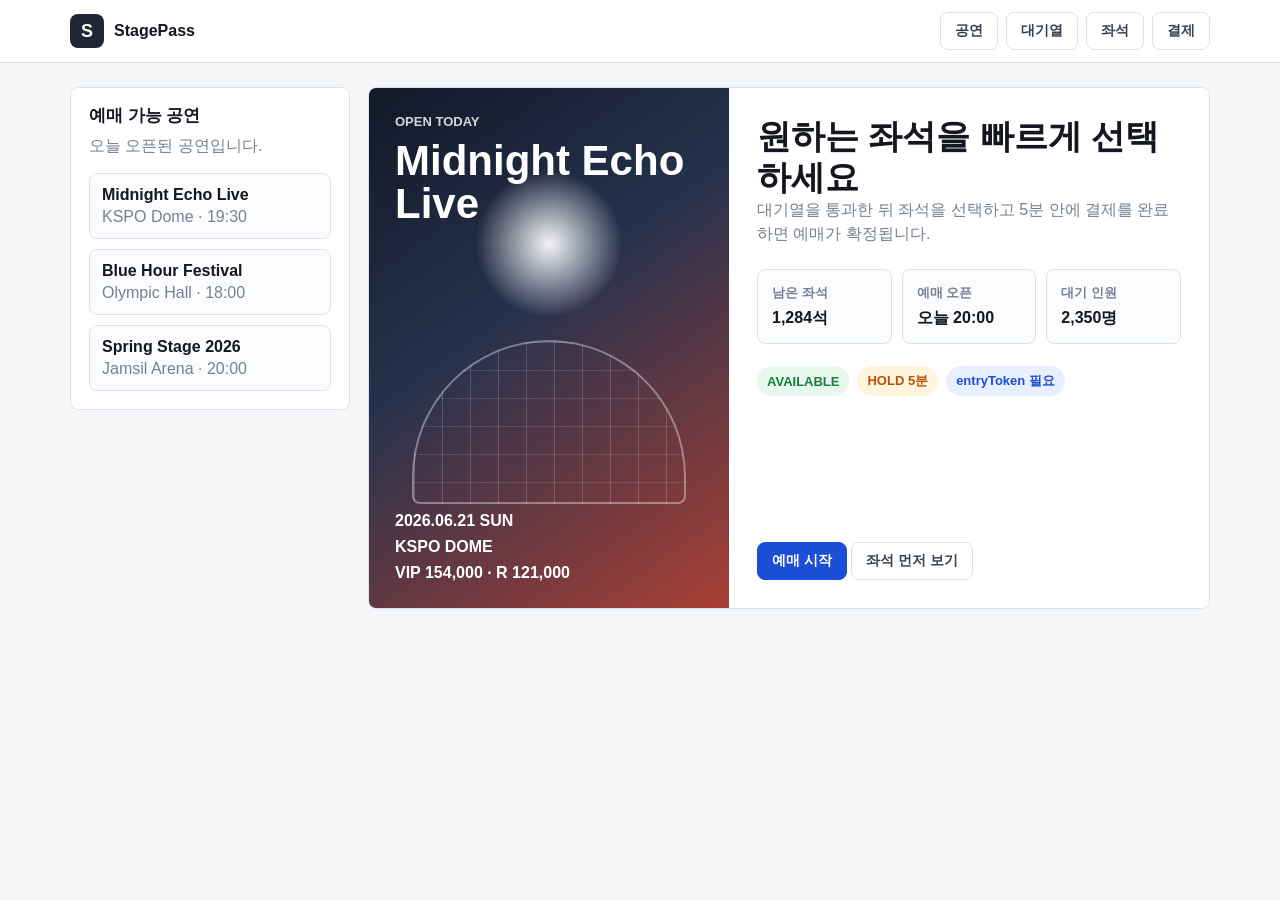
<file: docs/ticketing-site/index.html>
<!doctype html>
<html lang="ko">
<head>
  <meta charset="utf-8">
  <meta name="viewport" content="width=device-width, initial-scale=1">
  <title>StagePass - 공연 선택</title>
  <link rel="stylesheet" href="styles.css">
</head>
<body>
  <header>
    <nav>
      <a class="brand" href="index.html">
        <span class="mark">S</span>
        <span>StagePass</span>
      </a>
      <div class="nav-links">
        <a href="index.html">공연</a>
        <a href="queue.html">대기열</a>
        <a href="seats.html">좌석</a>
        <a href="payment.html">결제</a>
      </div>
    </nav>
  </header>

  <main>
    <div class="app-shell">
      <aside class="panel">
        <h3>예매 가능 공연</h3>
        <p class="muted">오늘 오픈된 공연입니다.</p>
        <div class="concert-list">
          <a class="mini-concert" href="queue.html">
            <strong>Midnight Echo Live</strong>
            <span class="muted">KSPO Dome · 19:30</span>
          </a>
          <a class="mini-concert" href="queue.html">
            <strong>Blue Hour Festival</strong>
            <span class="muted">Olympic Hall · 18:00</span>
          </a>
          <a class="mini-concert" href="queue.html">
            <strong>Spring Stage 2026</strong>
            <span class="muted">Jamsil Arena · 20:00</span>
          </a>
        </div>
      </aside>

      <article class="card featured">
        <div class="poster">
          <div class="poster-title">
            <span>OPEN TODAY</span>
            <b>Midnight Echo Live</b>
          </div>
          <div class="poster-meta">
            <span>2026.06.21 SUN</span>
            <span>KSPO DOME</span>
            <span>VIP 154,000 · R 121,000</span>
          </div>
        </div>

        <div class="feature-body">
          <div>
            <h1>원하는 좌석을 빠르게 선택하세요</h1>
            <p class="muted">대기열을 통과한 뒤 좌석을 선택하고 5분 안에 결제를 완료하면 예매가 확정됩니다.</p>
            <div class="info-grid">
              <div class="info">
                <span>남은 좌석</span>
                <b>1,284석</b>
              </div>
              <div class="info">
                <span>예매 오픈</span>
                <b>오늘 20:00</b>
              </div>
              <div class="info">
                <span>대기 인원</span>
                <b>2,350명</b>
              </div>
            </div>
            <div class="status-row">
              <span class="badge green">AVAILABLE</span>
              <span class="badge amber">HOLD 5분</span>
              <span class="badge blue">entryToken 필요</span>
            </div>
          </div>
          <div>
            <a class="btn primary" href="queue.html">예매 시작</a>
            <a class="btn" href="seats.html">좌석 먼저 보기</a>
          </div>
        </div>
      </article>
    </div>
  </main>
</body>
</html>
</file>
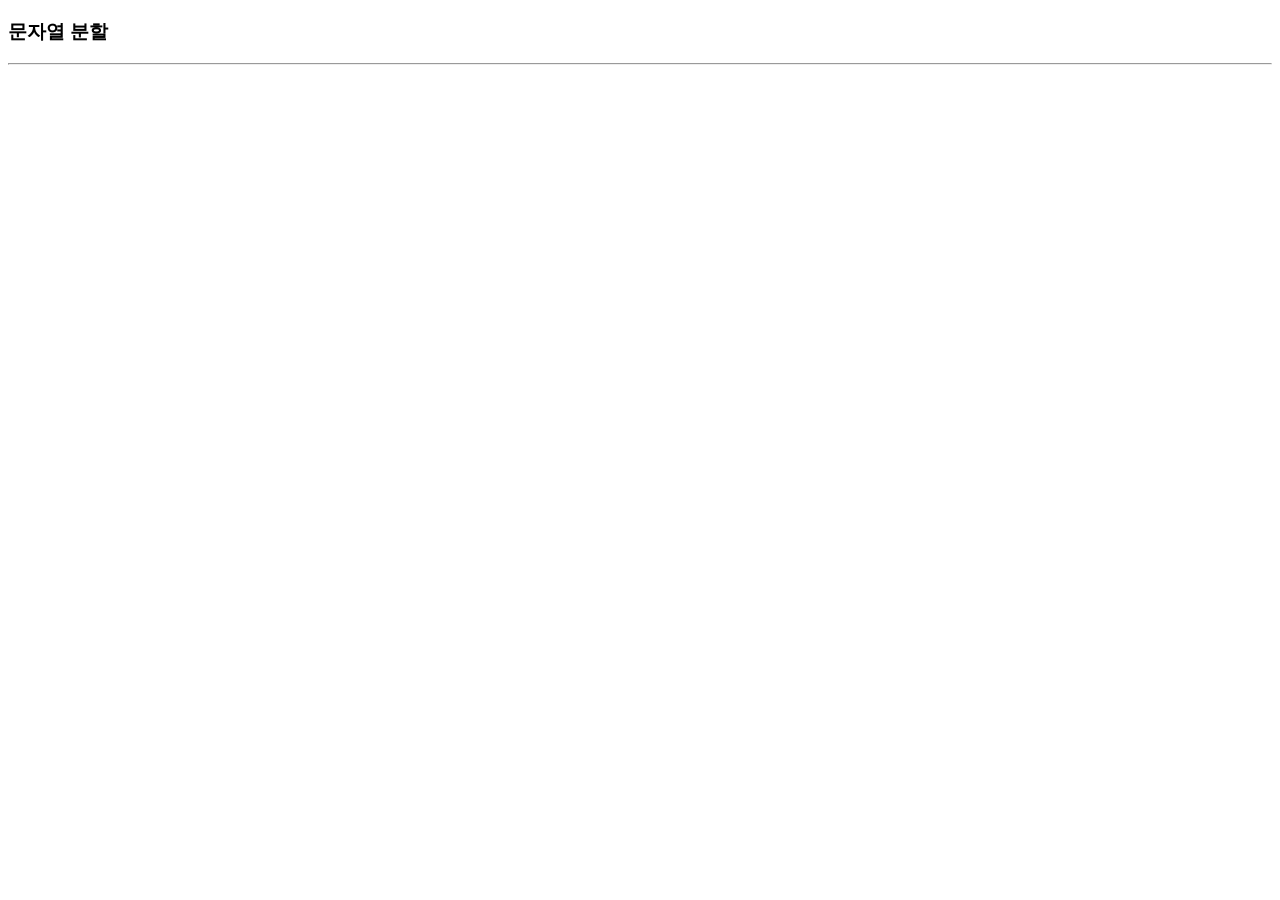
<file: prac7-6.html>
<!DOCTYPE html>
<html lang="en">
<head>
    <meta charset="UTF-8">
    <meta name="viewport" content="width=device-width, initial-scale=1.0">
    <title>문자열 분할</title>
</head>
<body>
    <h3>문자열 분할</h3>
    <hr>
    <script>
        let line =prompt("문자열 입력","")
        let tmp = line.split("&")

        for (let i=0; i<tmp.length;i++) {
            document.write(tmp[i]+"<br>")
        }
    </script>
</body>
</html>
</file>
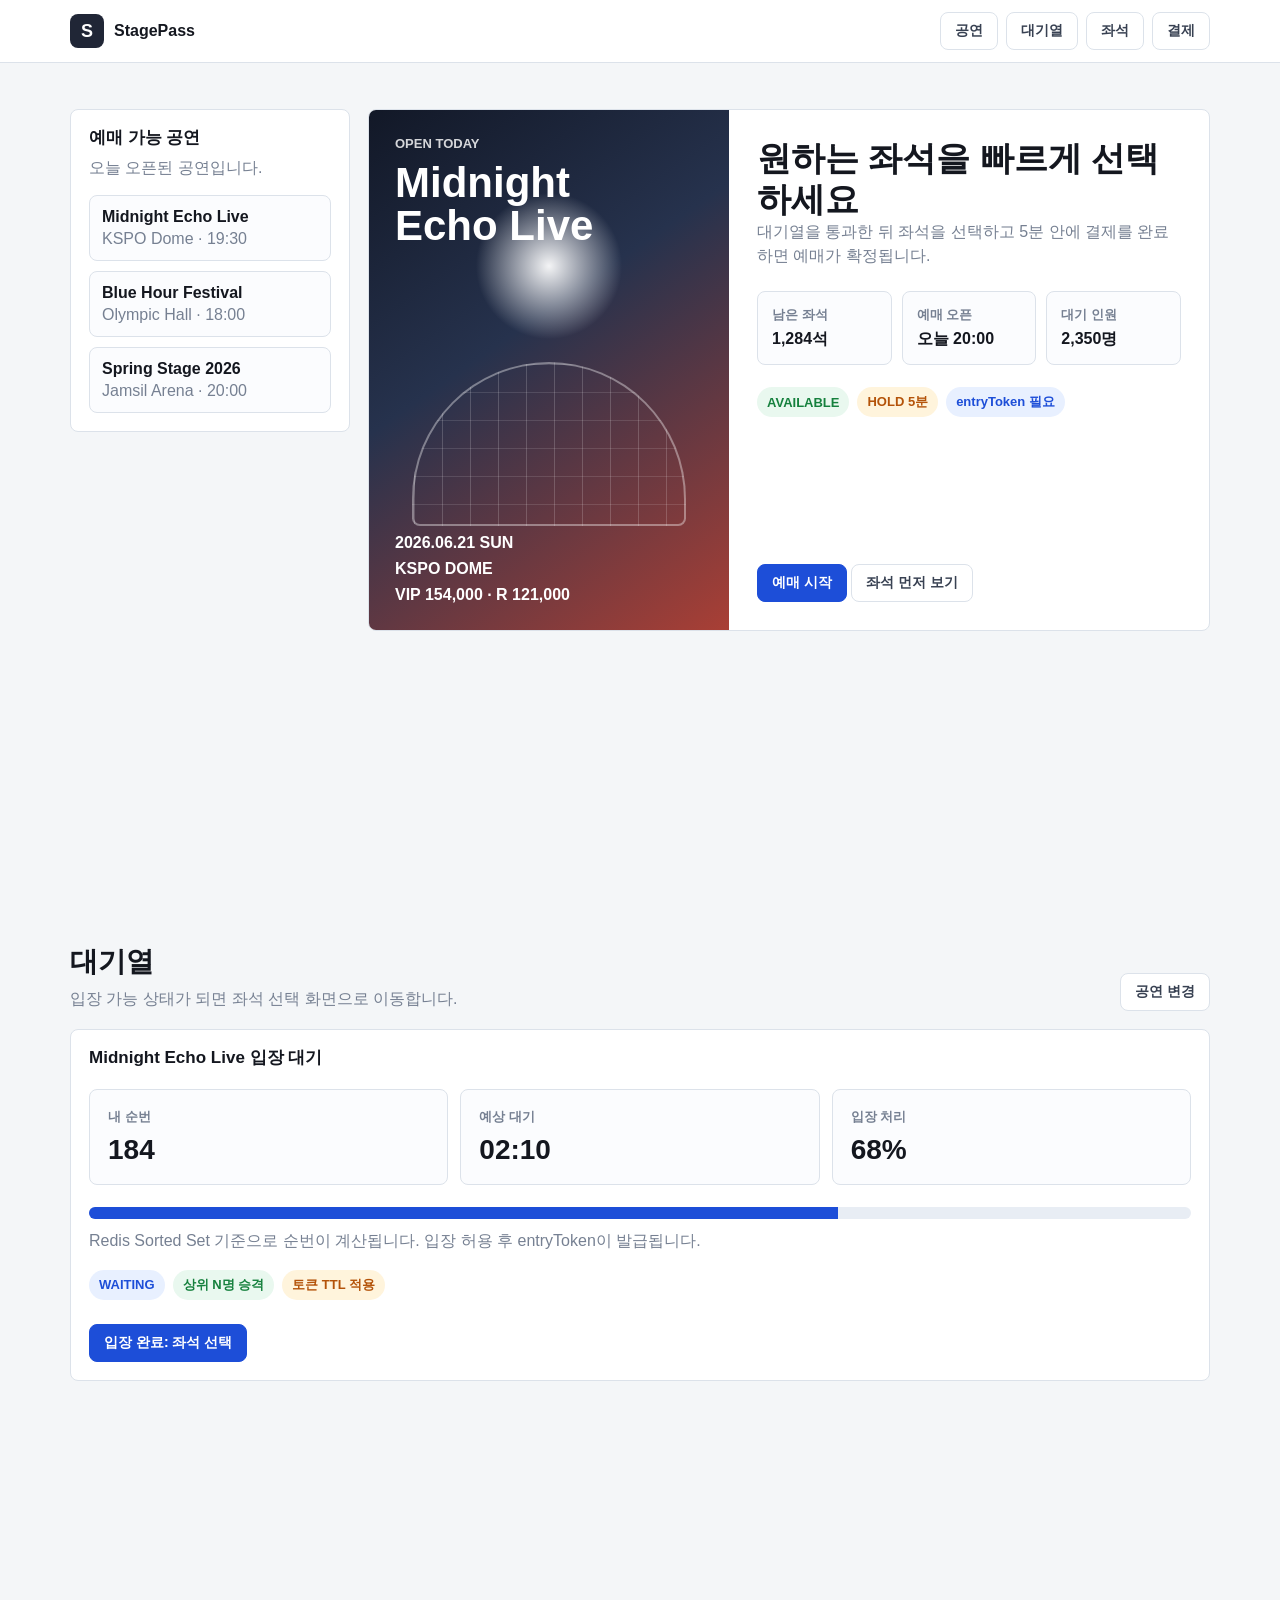
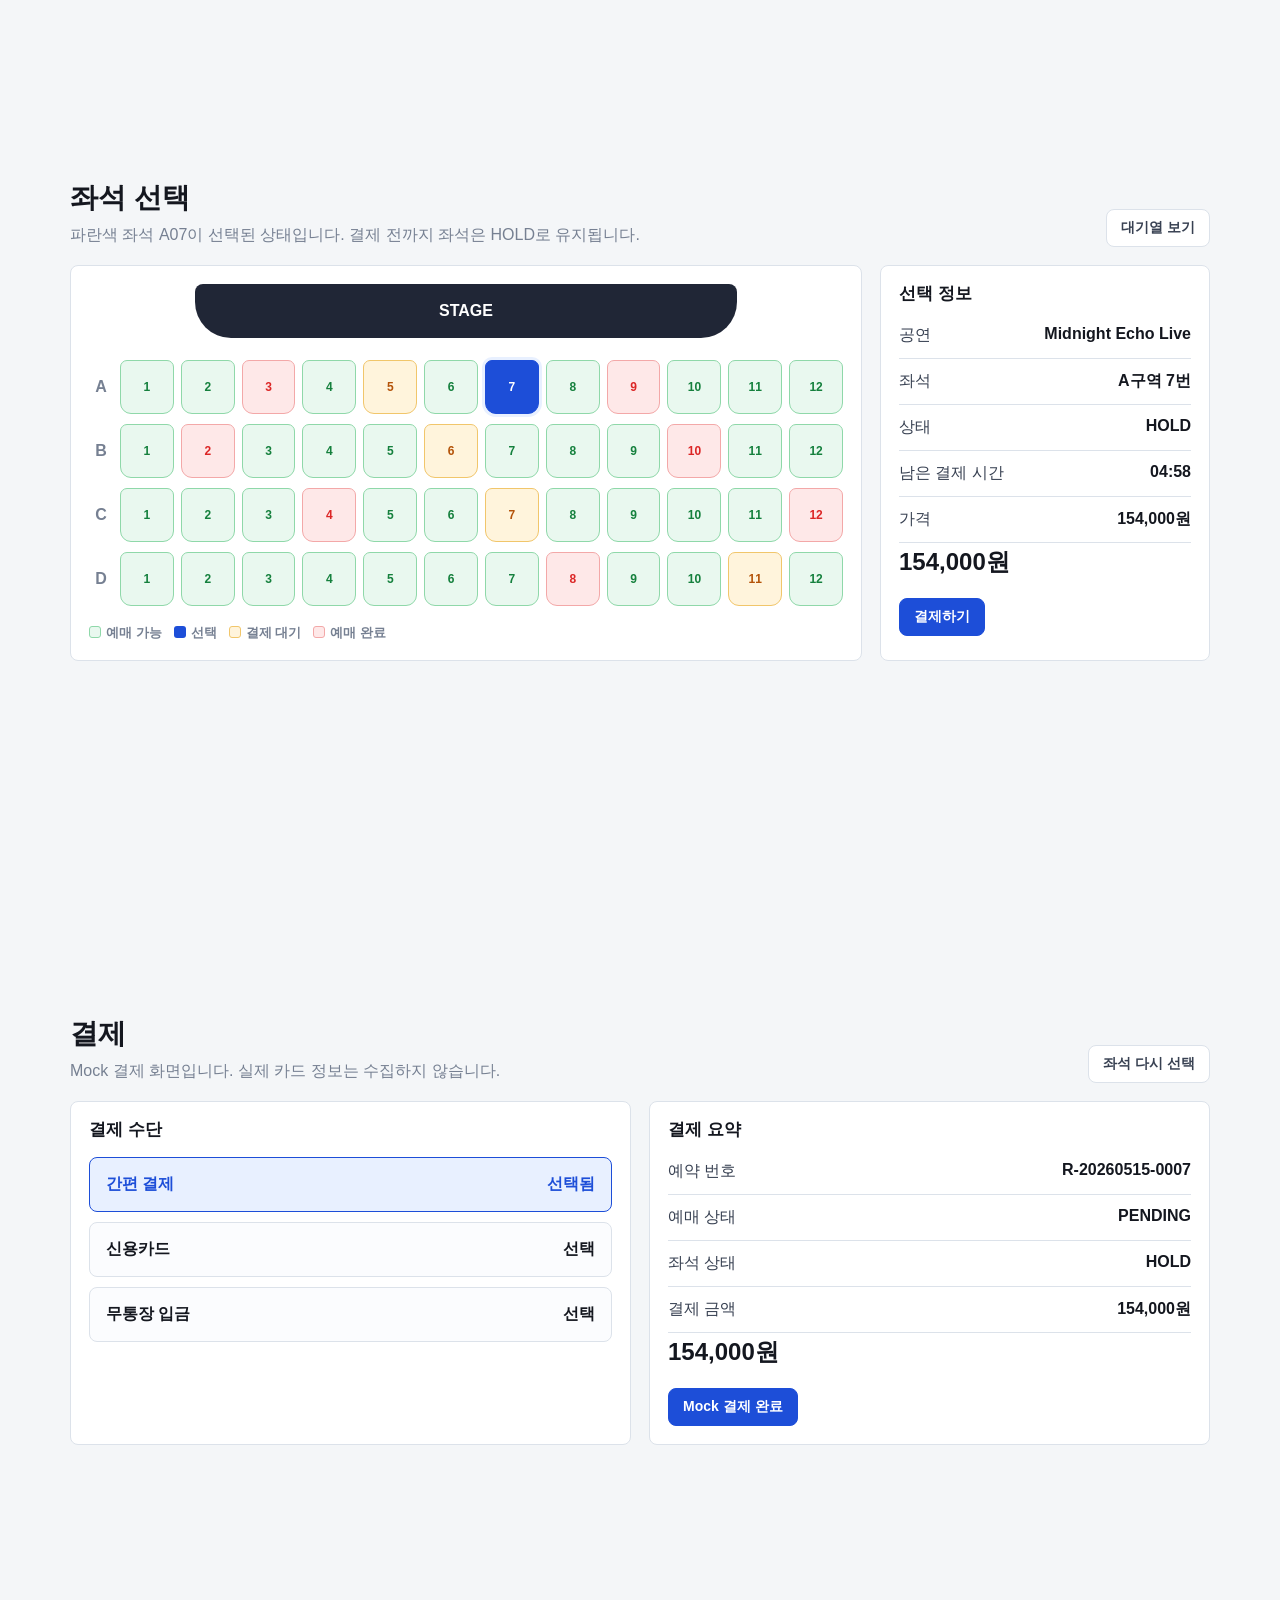
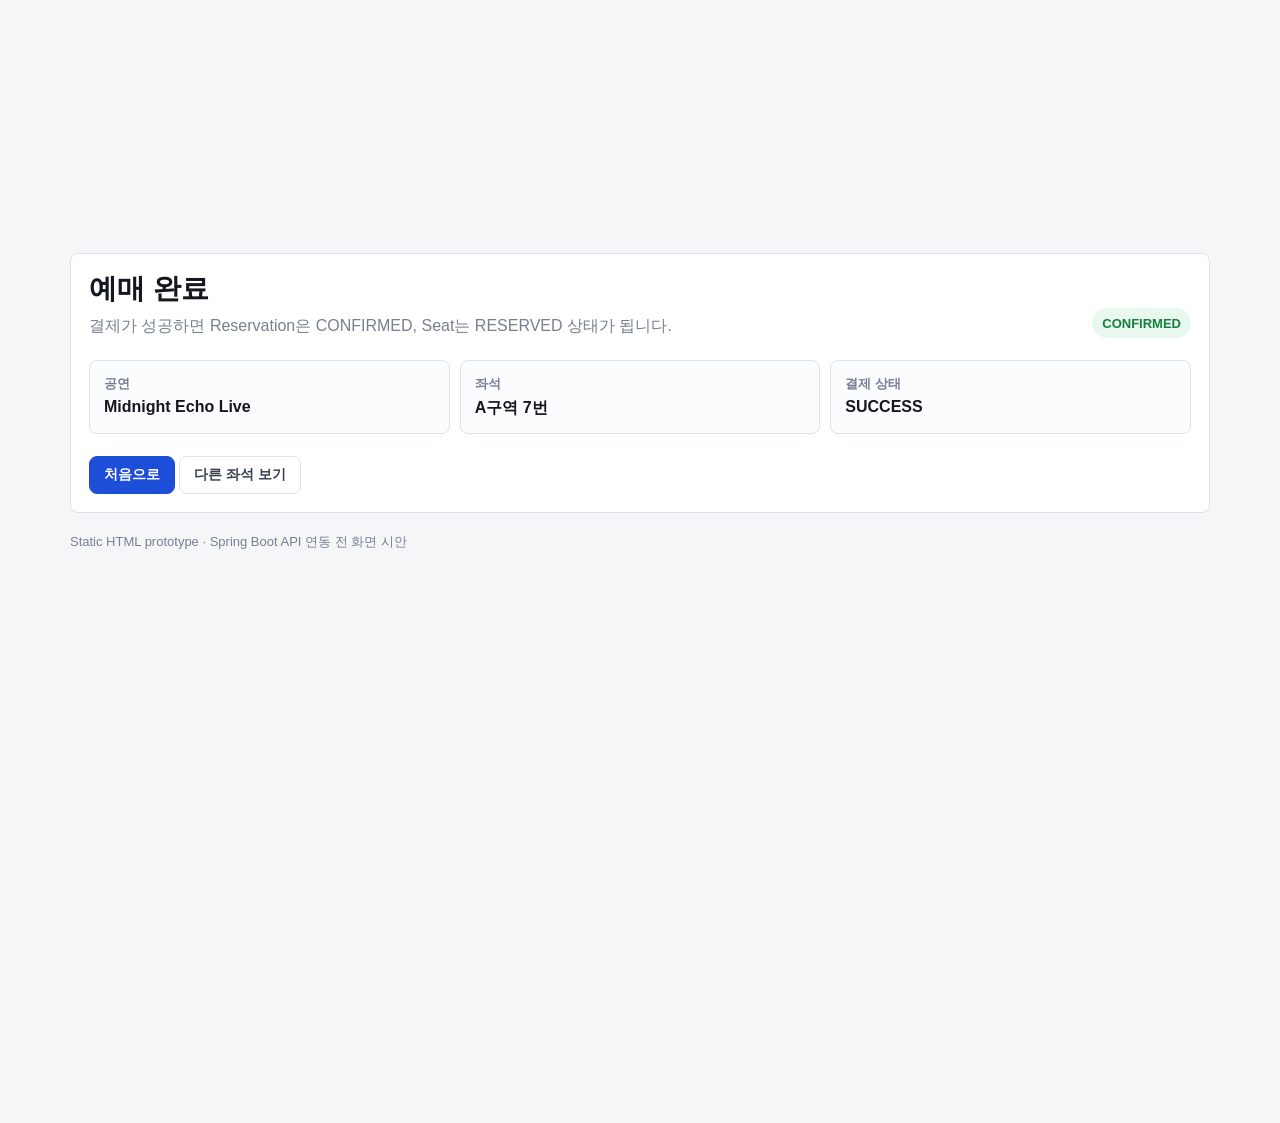
<file: docs/ticketing-frontend.html>
<!doctype html>
<html lang="ko">
<head>
  <meta charset="utf-8">
  <meta name="viewport" content="width=device-width, initial-scale=1">
  <title>StagePass Ticketing</title>
  <style>
    :root {
      --bg: #f4f6f8;
      --surface: #ffffff;
      --ink: #14171f;
      --text: #384152;
      --muted: #768092;
      --line: #dce2ea;
      --blue: #1d4ed8;
      --blue-soft: #e8f0ff;
      --green: #15803d;
      --green-soft: #e9f8ef;
      --amber: #b45309;
      --amber-soft: #fff4dc;
      --red: #dc2626;
      --red-soft: #fee8e8;
      --dark: #202636;
    }

    * {
      box-sizing: border-box;
    }

    html {
      scroll-behavior: smooth;
    }

    body {
      margin: 0;
      font-family: Arial, "Noto Sans KR", sans-serif;
      background: var(--bg);
      color: var(--text);
    }

    header {
      position: sticky;
      top: 0;
      z-index: 20;
      border-bottom: 1px solid var(--line);
      background: rgba(255, 255, 255, 0.96);
      backdrop-filter: blur(10px);
    }

    nav {
      max-width: 1180px;
      margin: 0 auto;
      padding: 12px 20px;
      display: flex;
      justify-content: space-between;
      align-items: center;
      gap: 18px;
      flex-wrap: wrap;
    }

    .brand {
      display: flex;
      gap: 10px;
      align-items: center;
      color: var(--ink);
      font-weight: 800;
      letter-spacing: 0;
    }

    .mark {
      width: 34px;
      height: 34px;
      display: grid;
      place-items: center;
      border-radius: 8px;
      background: var(--dark);
      color: white;
      font-size: 18px;
    }

    .nav-links {
      display: flex;
      gap: 8px;
      flex-wrap: wrap;
    }

    a {
      color: inherit;
      text-decoration: none;
    }

    .nav-links a,
    .btn {
      display: inline-flex;
      align-items: center;
      justify-content: center;
      min-height: 38px;
      padding: 0 14px;
      border: 1px solid var(--line);
      border-radius: 8px;
      background: white;
      color: var(--text);
      font-size: 14px;
      font-weight: 700;
    }

    .btn.primary {
      border-color: var(--blue);
      background: var(--blue);
      color: white;
    }

    main {
      max-width: 1180px;
      margin: 0 auto;
      padding: 24px 20px 56px;
    }

    section {
      min-height: calc(100vh - 64px);
      padding: 22px 0 36px;
      scroll-margin-top: 70px;
    }

    .app-shell {
      display: grid;
      grid-template-columns: 280px 1fr;
      gap: 18px;
      align-items: start;
    }

    .panel,
    .card {
      border: 1px solid var(--line);
      border-radius: 8px;
      background: var(--surface);
    }

    .panel {
      padding: 18px;
    }

    h1,
    h2,
    h3 {
      margin: 0;
      color: var(--ink);
      line-height: 1.2;
      letter-spacing: 0;
    }

    h1 {
      font-size: 34px;
    }

    h2 {
      font-size: 28px;
      margin-bottom: 8px;
    }

    h3 {
      font-size: 17px;
      margin-bottom: 8px;
    }

    p {
      margin: 0;
      line-height: 1.55;
    }

    .muted {
      color: var(--muted);
    }

    .screen-title {
      margin-bottom: 18px;
      display: flex;
      align-items: end;
      justify-content: space-between;
      gap: 16px;
    }

    .concert-list {
      display: grid;
      gap: 10px;
      margin-top: 14px;
    }

    .mini-concert {
      padding: 12px;
      border: 1px solid var(--line);
      border-radius: 8px;
      background: #fbfcfe;
    }

    .mini-concert strong {
      display: block;
      color: var(--ink);
      margin-bottom: 4px;
    }

    .featured {
      min-height: 520px;
      display: grid;
      grid-template-columns: minmax(240px, 360px) 1fr;
      overflow: hidden;
    }

    .poster {
      position: relative;
      min-height: 520px;
      background:
        radial-gradient(circle at 50% 30%, rgba(255, 255, 255, 0.95), rgba(255, 255, 255, 0) 18%),
        linear-gradient(145deg, #121827 0%, #26324d 42%, #a93f35 100%);
      color: white;
      padding: 26px;
      display: flex;
      flex-direction: column;
      justify-content: space-between;
    }

    .poster::before {
      content: "";
      position: absolute;
      left: 12%;
      right: 12%;
      bottom: 104px;
      height: 160px;
      border-radius: 140px 140px 8px 8px;
      border: 2px solid rgba(255, 255, 255, 0.38);
      background:
        linear-gradient(90deg, rgba(255, 255, 255, 0.18) 1px, transparent 1px),
        linear-gradient(rgba(255, 255, 255, 0.12) 1px, transparent 1px);
      background-size: 28px 28px;
    }

    .poster-title {
      position: relative;
      max-width: 260px;
    }

    .poster-title span {
      display: block;
      margin-bottom: 10px;
      font-size: 13px;
      font-weight: 800;
      opacity: 0.82;
    }

    .poster-title b {
      display: block;
      font-size: 42px;
      line-height: 1.03;
      letter-spacing: 0;
    }

    .poster-meta {
      position: relative;
      display: grid;
      gap: 8px;
      font-weight: 700;
    }

    .feature-body {
      padding: 28px;
      display: grid;
      align-content: space-between;
      gap: 28px;
    }

    .info-grid {
      display: grid;
      grid-template-columns: repeat(3, 1fr);
      gap: 10px;
      margin: 22px 0;
    }

    .info {
      padding: 14px;
      border: 1px solid var(--line);
      border-radius: 8px;
      background: #fbfcfe;
    }

    .info span {
      display: block;
      margin-bottom: 5px;
      color: var(--muted);
      font-size: 13px;
      font-weight: 700;
    }

    .info b {
      color: var(--ink);
    }

    .status-row {
      display: flex;
      flex-wrap: wrap;
      gap: 8px;
      margin-top: 16px;
    }

    .badge {
      display: inline-flex;
      align-items: center;
      min-height: 30px;
      padding: 0 10px;
      border-radius: 999px;
      font-size: 13px;
      font-weight: 800;
    }

    .badge.green {
      background: var(--green-soft);
      color: var(--green);
    }

    .badge.amber {
      background: var(--amber-soft);
      color: var(--amber);
    }

    .badge.blue {
      background: var(--blue-soft);
      color: var(--blue);
    }

    .layout {
      display: grid;
      grid-template-columns: 1fr 330px;
      gap: 18px;
    }

    .queue-box {
      display: grid;
      grid-template-columns: 1fr 1fr 1fr;
      gap: 12px;
      margin-top: 20px;
    }

    .metric {
      padding: 18px;
      border-radius: 8px;
      background: #fbfcfe;
      border: 1px solid var(--line);
    }

    .metric span {
      display: block;
      color: var(--muted);
      font-size: 13px;
      font-weight: 700;
      margin-bottom: 8px;
    }

    .metric b {
      color: var(--ink);
      font-size: 28px;
    }

    .progress {
      height: 12px;
      border-radius: 99px;
      background: #e8edf4;
      overflow: hidden;
      margin: 22px 0 10px;
    }

    .progress span {
      display: block;
      height: 100%;
      width: 68%;
      background: var(--blue);
    }

    .stage {
      width: 72%;
      min-height: 54px;
      margin: 0 auto 22px;
      border-radius: 8px 8px 36px 36px;
      background: var(--dark);
      color: white;
      display: grid;
      place-items: center;
      font-weight: 800;
    }

    .seat-map {
      display: grid;
      gap: 10px;
      justify-items: center;
    }

    .seat-row {
      display: grid;
      grid-template-columns: 24px repeat(12, 1fr);
      gap: 7px;
      width: 100%;
      align-items: center;
    }

    .row-label {
      font-weight: 800;
      color: var(--muted);
      text-align: center;
    }

    .seat {
      aspect-ratio: 1;
      min-width: 28px;
      border-radius: 7px 7px 11px 11px;
      border: 1px solid #b7c5d8;
      background: #f8fafc;
      color: var(--text);
      font-size: 12px;
      font-weight: 800;
      display: grid;
      place-items: center;
    }

    .seat.available {
      background: var(--green-soft);
      border-color: #8fd8a9;
      color: var(--green);
    }

    .seat.hold {
      background: var(--amber-soft);
      border-color: #f1c66b;
      color: var(--amber);
    }

    .seat.reserved {
      background: var(--red-soft);
      border-color: #f3a8a8;
      color: var(--red);
      cursor: not-allowed;
    }

    .seat.selected {
      background: var(--blue);
      border-color: var(--blue);
      color: white;
      box-shadow: 0 0 0 3px var(--blue-soft);
    }

    .legend {
      display: flex;
      gap: 12px;
      flex-wrap: wrap;
      margin-top: 18px;
      color: var(--muted);
      font-size: 13px;
      font-weight: 700;
    }

    .legend i {
      display: inline-block;
      width: 12px;
      height: 12px;
      margin-right: 5px;
      border-radius: 3px;
      vertical-align: -1px;
    }

    .summary {
      position: sticky;
      top: 86px;
    }

    .summary-row {
      display: flex;
      justify-content: space-between;
      gap: 12px;
      padding: 12px 0;
      border-bottom: 1px solid var(--line);
    }

    .summary-row b {
      color: var(--ink);
    }

    .total {
      font-size: 24px;
      color: var(--ink);
      font-weight: 900;
    }

    .pay-grid {
      display: grid;
      grid-template-columns: 1fr 1fr;
      gap: 18px;
    }

    .pay-method {
      display: grid;
      gap: 10px;
      margin-top: 16px;
    }

    .method {
      padding: 16px;
      border: 1px solid var(--line);
      border-radius: 8px;
      background: #fbfcfe;
      display: flex;
      justify-content: space-between;
      align-items: center;
      font-weight: 800;
      color: var(--ink);
    }

    .method.selected {
      border-color: var(--blue);
      background: var(--blue-soft);
      color: var(--blue);
    }

    footer {
      padding: 20px 0 0;
      color: var(--muted);
      font-size: 13px;
    }

    @media (max-width: 920px) {
      .app-shell,
      .featured,
      .layout,
      .pay-grid {
        grid-template-columns: 1fr;
      }

      .poster {
        min-height: 360px;
      }

      .queue-box,
      .info-grid {
        grid-template-columns: 1fr;
      }

      .summary {
        position: static;
      }
    }

    @media (max-width: 560px) {
      main {
        padding-left: 12px;
        padding-right: 12px;
      }

      h1 {
        font-size: 28px;
      }

      .screen-title {
        align-items: start;
        flex-direction: column;
      }

      .seat-row {
        grid-template-columns: 20px repeat(6, 1fr);
      }

      .seat-row .seat:nth-child(n+8) {
        display: none;
      }
    }
  </style>
</head>
<body>
  <header>
    <nav>
      <a class="brand" href="#home" aria-label="StagePass home">
        <span class="mark">S</span>
        <span>StagePass</span>
      </a>
      <div class="nav-links">
        <a href="#home">공연</a>
        <a href="#queue">대기열</a>
        <a href="#seats">좌석</a>
        <a href="#payment">결제</a>
      </div>
    </nav>
  </header>

  <main>
    <section id="home">
      <div class="app-shell">
        <aside class="panel">
          <h3>예매 가능 공연</h3>
          <p class="muted">오늘 오픈된 공연입니다.</p>
          <div class="concert-list">
            <a class="mini-concert" href="#queue">
              <strong>Midnight Echo Live</strong>
              <span class="muted">KSPO Dome · 19:30</span>
            </a>
            <a class="mini-concert" href="#queue">
              <strong>Blue Hour Festival</strong>
              <span class="muted">Olympic Hall · 18:00</span>
            </a>
            <a class="mini-concert" href="#queue">
              <strong>Spring Stage 2026</strong>
              <span class="muted">Jamsil Arena · 20:00</span>
            </a>
          </div>
        </aside>

        <article class="card featured">
          <div class="poster" aria-label="concert poster">
            <div class="poster-title">
              <span>OPEN TODAY</span>
              <b>Midnight Echo Live</b>
            </div>
            <div class="poster-meta">
              <span>2026.06.21 SUN</span>
              <span>KSPO DOME</span>
              <span>VIP 154,000 · R 121,000</span>
            </div>
          </div>

          <div class="feature-body">
            <div>
              <h1>원하는 좌석을 빠르게 선택하세요</h1>
              <p class="muted">대기열을 통과한 뒤 좌석을 선택하고 5분 안에 결제를 완료하면 예매가 확정됩니다.</p>
              <div class="info-grid">
                <div class="info">
                  <span>남은 좌석</span>
                  <b>1,284석</b>
                </div>
                <div class="info">
                  <span>예매 오픈</span>
                  <b>오늘 20:00</b>
                </div>
                <div class="info">
                  <span>대기 인원</span>
                  <b>2,350명</b>
                </div>
              </div>
              <div class="status-row">
                <span class="badge green">AVAILABLE</span>
                <span class="badge amber">HOLD 5분</span>
                <span class="badge blue">entryToken 필요</span>
              </div>
            </div>
            <div>
              <a class="btn primary" href="#queue">예매 시작</a>
              <a class="btn" href="#seats">좌석 먼저 보기</a>
            </div>
          </div>
        </article>
      </div>
    </section>

    <section id="queue">
      <div class="screen-title">
        <div>
          <h2>대기열</h2>
          <p class="muted">입장 가능 상태가 되면 좌석 선택 화면으로 이동합니다.</p>
        </div>
        <a class="btn" href="#home">공연 변경</a>
      </div>

      <div class="panel">
        <h3>Midnight Echo Live 입장 대기</h3>
        <div class="queue-box">
          <div class="metric">
            <span>내 순번</span>
            <b>184</b>
          </div>
          <div class="metric">
            <span>예상 대기</span>
            <b>02:10</b>
          </div>
          <div class="metric">
            <span>입장 처리</span>
            <b>68%</b>
          </div>
        </div>
        <div class="progress"><span></span></div>
        <p class="muted">Redis Sorted Set 기준으로 순번이 계산됩니다. 입장 허용 후 entryToken이 발급됩니다.</p>
        <div class="status-row">
          <span class="badge blue">WAITING</span>
          <span class="badge green">상위 N명 승격</span>
          <span class="badge amber">토큰 TTL 적용</span>
        </div>
        <div style="margin-top: 24px;">
          <a class="btn primary" href="#seats">입장 완료: 좌석 선택</a>
        </div>
      </div>
    </section>

    <section id="seats">
      <div class="screen-title">
        <div>
          <h2>좌석 선택</h2>
          <p class="muted">파란색 좌석 A07이 선택된 상태입니다. 결제 전까지 좌석은 HOLD로 유지됩니다.</p>
        </div>
        <a class="btn" href="#queue">대기열 보기</a>
      </div>

      <div class="layout">
        <div class="panel">
          <div class="stage">STAGE</div>
          <div class="seat-map" aria-label="seat map">
            <div class="seat-row">
              <span class="row-label">A</span>
              <a class="seat available" href="#payment">1</a>
              <a class="seat available" href="#payment">2</a>
              <span class="seat reserved">3</span>
              <a class="seat available" href="#payment">4</a>
              <span class="seat hold">5</span>
              <a class="seat available" href="#payment">6</a>
              <a class="seat selected" href="#payment">7</a>
              <a class="seat available" href="#payment">8</a>
              <span class="seat reserved">9</span>
              <a class="seat available" href="#payment">10</a>
              <a class="seat available" href="#payment">11</a>
              <a class="seat available" href="#payment">12</a>
            </div>
            <div class="seat-row">
              <span class="row-label">B</span>
              <a class="seat available" href="#payment">1</a>
              <span class="seat reserved">2</span>
              <a class="seat available" href="#payment">3</a>
              <a class="seat available" href="#payment">4</a>
              <a class="seat available" href="#payment">5</a>
              <span class="seat hold">6</span>
              <a class="seat available" href="#payment">7</a>
              <a class="seat available" href="#payment">8</a>
              <a class="seat available" href="#payment">9</a>
              <span class="seat reserved">10</span>
              <a class="seat available" href="#payment">11</a>
              <a class="seat available" href="#payment">12</a>
            </div>
            <div class="seat-row">
              <span class="row-label">C</span>
              <a class="seat available" href="#payment">1</a>
              <a class="seat available" href="#payment">2</a>
              <a class="seat available" href="#payment">3</a>
              <span class="seat reserved">4</span>
              <a class="seat available" href="#payment">5</a>
              <a class="seat available" href="#payment">6</a>
              <span class="seat hold">7</span>
              <a class="seat available" href="#payment">8</a>
              <a class="seat available" href="#payment">9</a>
              <a class="seat available" href="#payment">10</a>
              <a class="seat available" href="#payment">11</a>
              <span class="seat reserved">12</span>
            </div>
            <div class="seat-row">
              <span class="row-label">D</span>
              <a class="seat available" href="#payment">1</a>
              <a class="seat available" href="#payment">2</a>
              <a class="seat available" href="#payment">3</a>
              <a class="seat available" href="#payment">4</a>
              <a class="seat available" href="#payment">5</a>
              <a class="seat available" href="#payment">6</a>
              <a class="seat available" href="#payment">7</a>
              <span class="seat reserved">8</span>
              <a class="seat available" href="#payment">9</a>
              <a class="seat available" href="#payment">10</a>
              <span class="seat hold">11</span>
              <a class="seat available" href="#payment">12</a>
            </div>
          </div>
          <div class="legend">
            <span><i style="background: var(--green-soft); border: 1px solid #8fd8a9;"></i>예매 가능</span>
            <span><i style="background: var(--blue);"></i>선택</span>
            <span><i style="background: var(--amber-soft); border: 1px solid #f1c66b;"></i>결제 대기</span>
            <span><i style="background: var(--red-soft); border: 1px solid #f3a8a8;"></i>예매 완료</span>
          </div>
        </div>

        <aside class="panel summary">
          <h3>선택 정보</h3>
          <div class="summary-row">
            <span>공연</span>
            <b>Midnight Echo Live</b>
          </div>
          <div class="summary-row">
            <span>좌석</span>
            <b>A구역 7번</b>
          </div>
          <div class="summary-row">
            <span>상태</span>
            <b>HOLD</b>
          </div>
          <div class="summary-row">
            <span>남은 결제 시간</span>
            <b>04:58</b>
          </div>
          <div class="summary-row">
            <span>가격</span>
            <b>154,000원</b>
          </div>
          <p class="total">154,000원</p>
          <div style="margin-top: 18px;">
            <a class="btn primary" href="#payment">결제하기</a>
          </div>
        </aside>
      </div>
    </section>

    <section id="payment">
      <div class="screen-title">
        <div>
          <h2>결제</h2>
          <p class="muted">Mock 결제 화면입니다. 실제 카드 정보는 수집하지 않습니다.</p>
        </div>
        <a class="btn" href="#seats">좌석 다시 선택</a>
      </div>

      <div class="pay-grid">
        <div class="panel">
          <h3>결제 수단</h3>
          <div class="pay-method">
            <a class="method selected" href="#complete">
              <span>간편 결제</span>
              <span>선택됨</span>
            </a>
            <a class="method" href="#complete">
              <span>신용카드</span>
              <span>선택</span>
            </a>
            <a class="method" href="#complete">
              <span>무통장 입금</span>
              <span>선택</span>
            </a>
          </div>
        </div>

        <aside class="panel">
          <h3>결제 요약</h3>
          <div class="summary-row">
            <span>예약 번호</span>
            <b>R-20260515-0007</b>
          </div>
          <div class="summary-row">
            <span>예매 상태</span>
            <b>PENDING</b>
          </div>
          <div class="summary-row">
            <span>좌석 상태</span>
            <b>HOLD</b>
          </div>
          <div class="summary-row">
            <span>결제 금액</span>
            <b>154,000원</b>
          </div>
          <p class="total">154,000원</p>
          <div style="margin-top: 18px;">
            <a class="btn primary" href="#complete">Mock 결제 완료</a>
          </div>
        </aside>
      </div>
    </section>

    <section id="complete">
      <div class="panel">
        <div class="screen-title">
          <div>
            <h2>예매 완료</h2>
            <p class="muted">결제가 성공하면 Reservation은 CONFIRMED, Seat는 RESERVED 상태가 됩니다.</p>
          </div>
          <span class="badge green">CONFIRMED</span>
        </div>
        <div class="info-grid">
          <div class="info">
            <span>공연</span>
            <b>Midnight Echo Live</b>
          </div>
          <div class="info">
            <span>좌석</span>
            <b>A구역 7번</b>
          </div>
          <div class="info">
            <span>결제 상태</span>
            <b>SUCCESS</b>
          </div>
        </div>
        <a class="btn primary" href="#home">처음으로</a>
        <a class="btn" href="#seats">다른 좌석 보기</a>
      </div>
      <footer>Static HTML prototype · Spring Boot API 연동 전 화면 시안</footer>
    </section>
  </main>
</body>
</html>
</file>
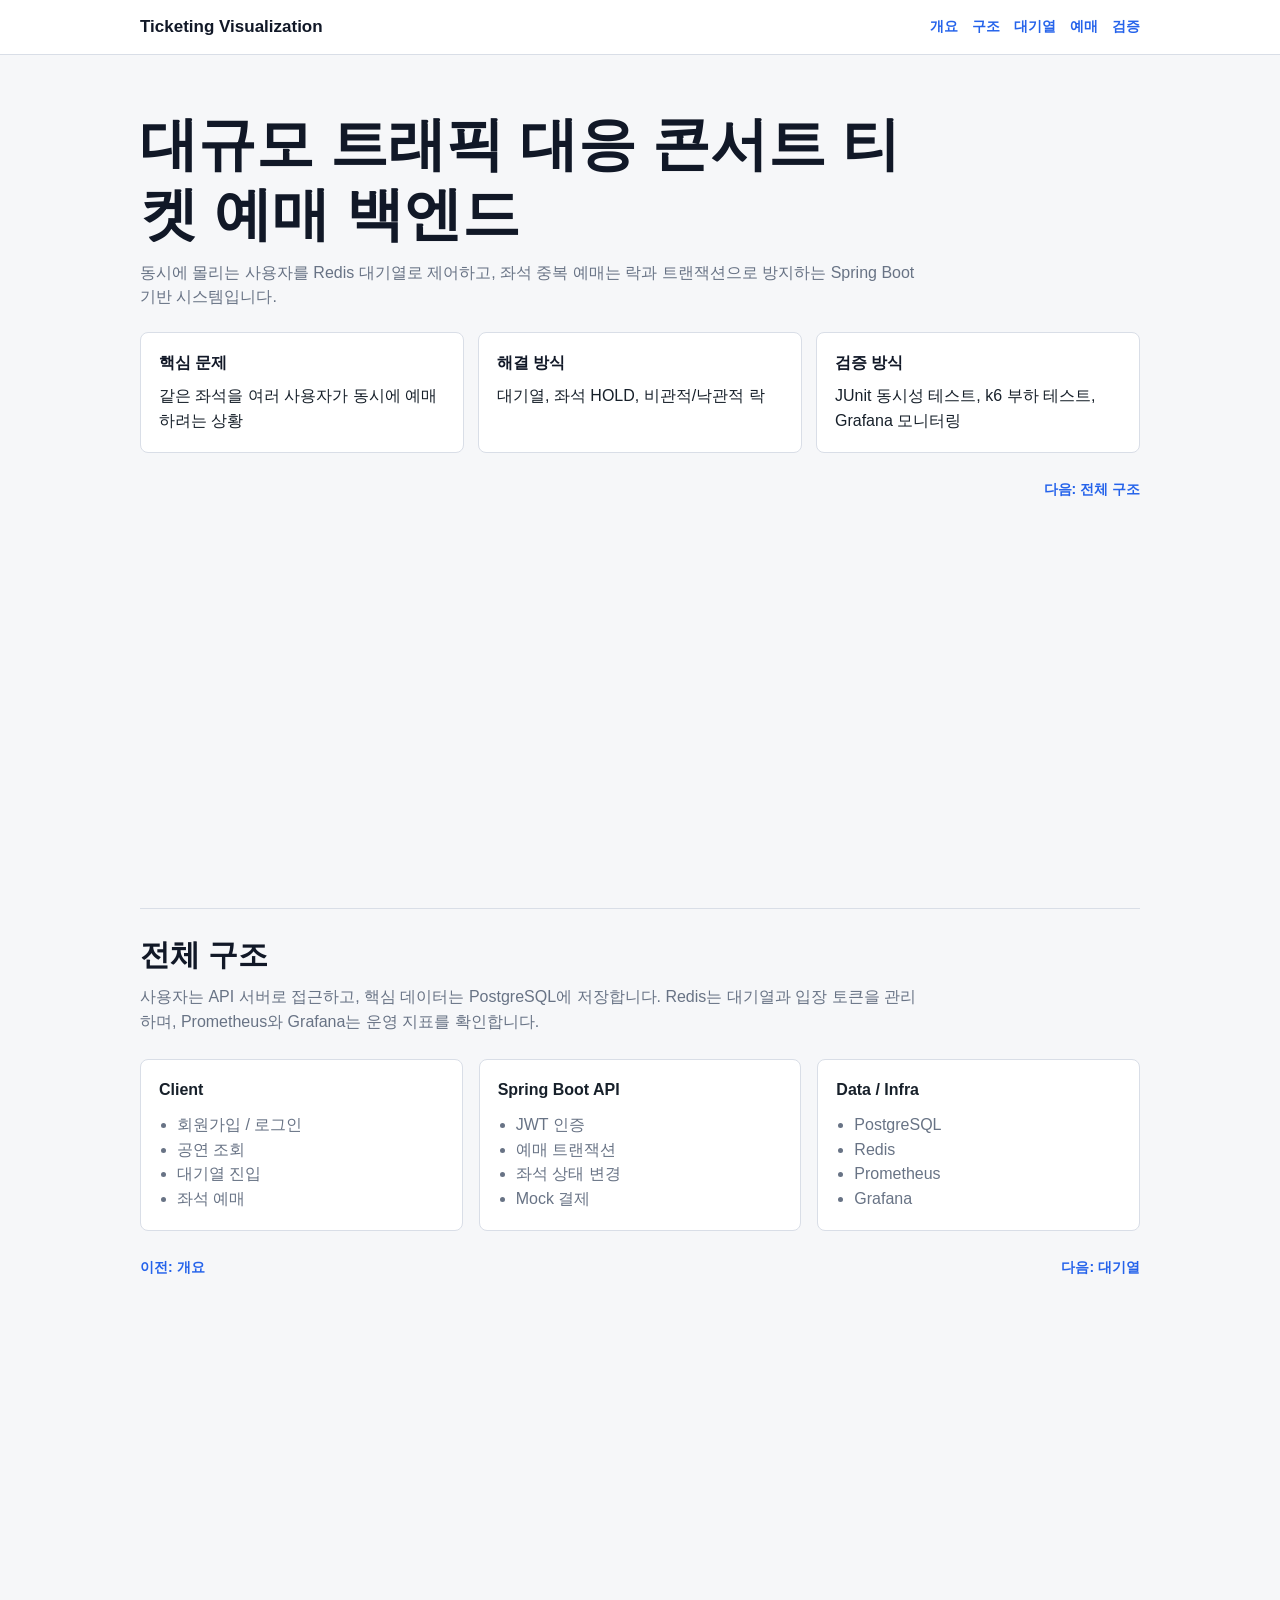
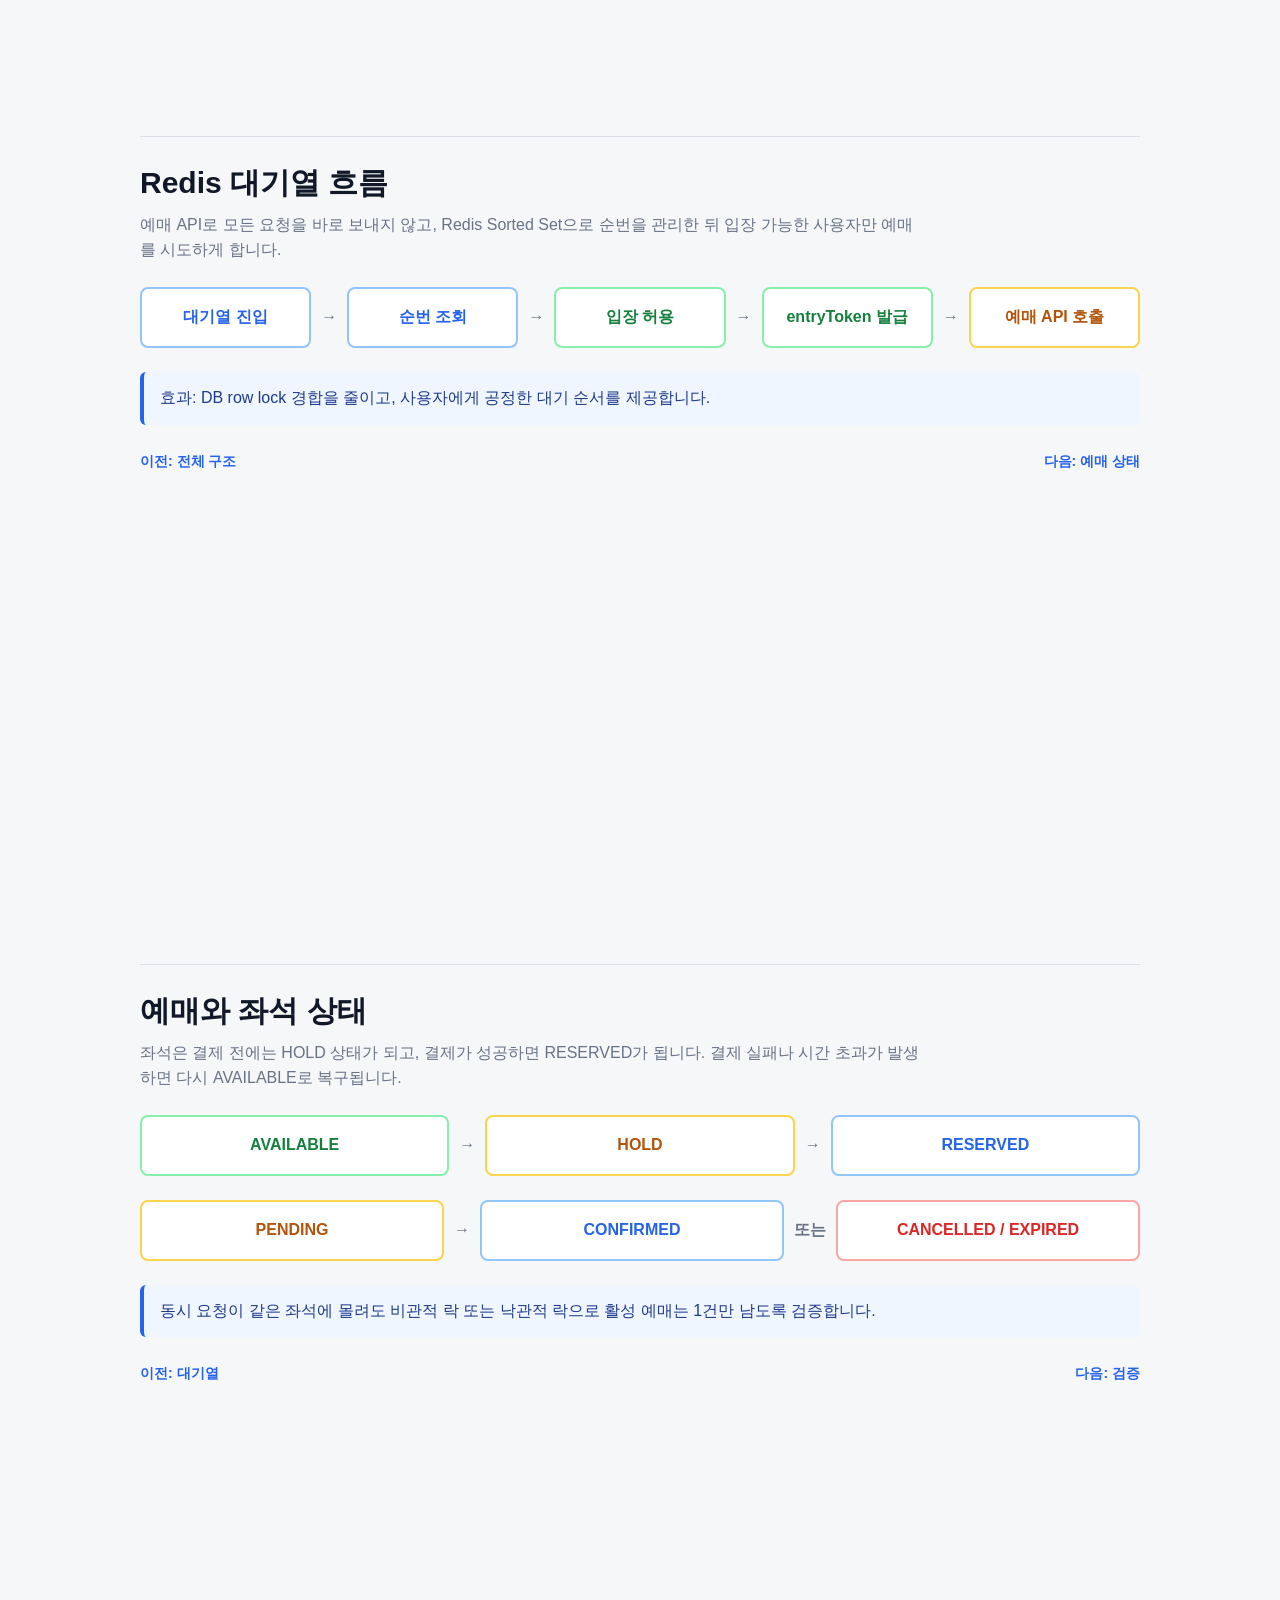
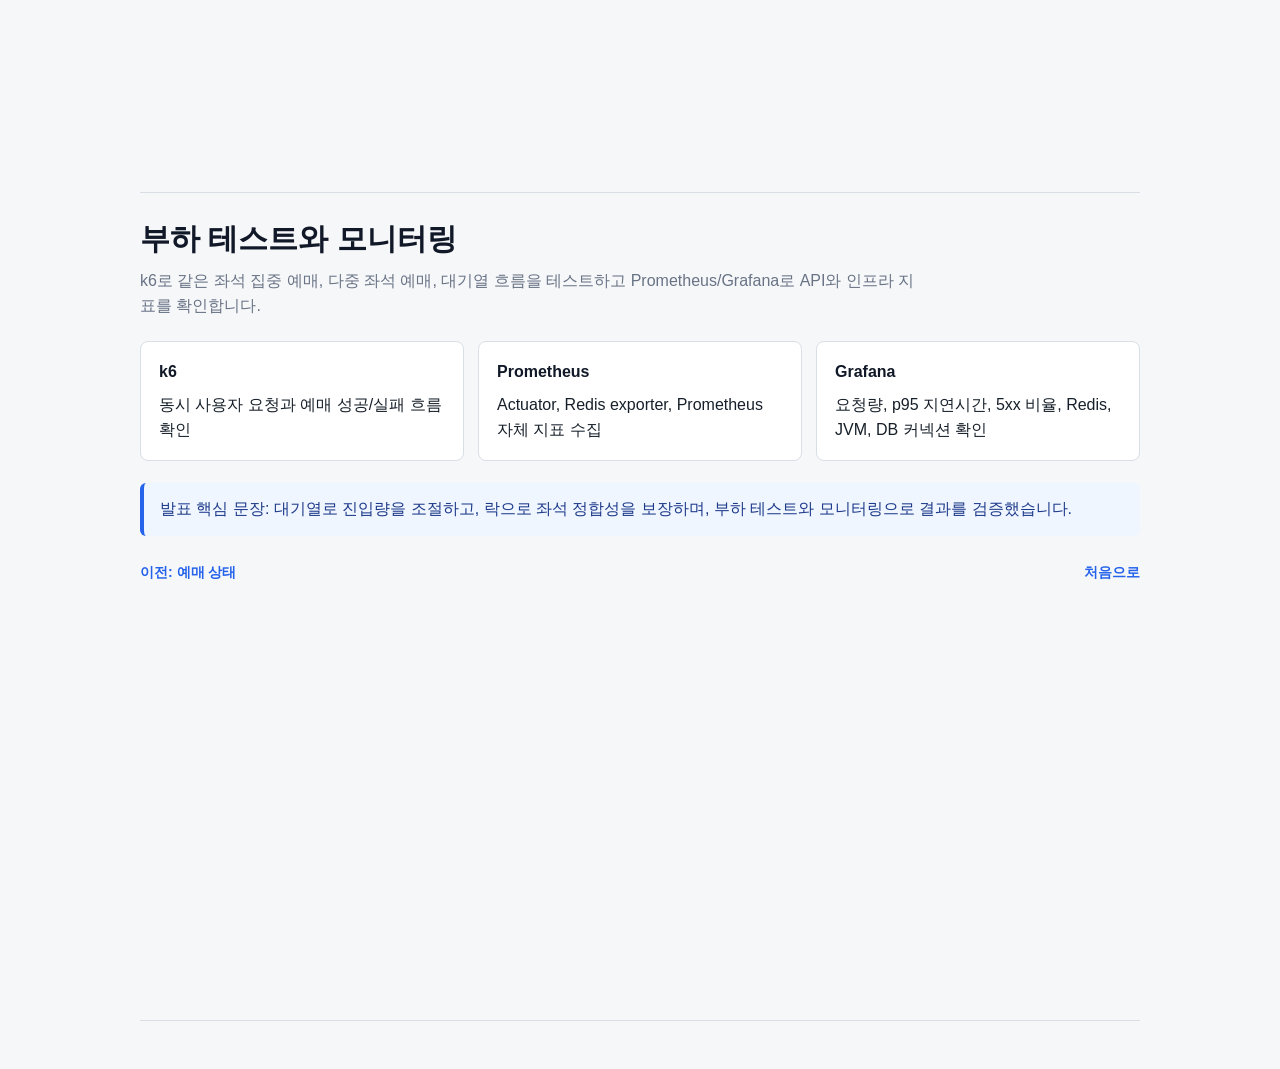
<file: docs/ticketing-visualization.html>
<!doctype html>
<html lang="ko">
<head>
  <meta charset="utf-8">
  <meta name="viewport" content="width=device-width, initial-scale=1">
  <title>Ticketing System Visualization</title>
  <style>
    :root {
      color-scheme: light;
      --bg: #f6f7f9;
      --panel: #ffffff;
      --text: #17202a;
      --muted: #687385;
      --line: #d9dee7;
      --blue: #2563eb;
      --green: #15803d;
      --red: #dc2626;
      --amber: #b45309;
      --ink: #111827;
    }

    * {
      box-sizing: border-box;
    }

    body {
      margin: 0;
      font-family: Arial, "Noto Sans KR", sans-serif;
      background: var(--bg);
      color: var(--text);
      line-height: 1.55;
    }

    header {
      position: sticky;
      top: 0;
      z-index: 10;
      border-bottom: 1px solid var(--line);
      background: rgba(255, 255, 255, 0.94);
      backdrop-filter: blur(8px);
    }

    nav {
      max-width: 1040px;
      margin: 0 auto;
      padding: 14px 20px;
      display: flex;
      gap: 10px;
      align-items: center;
      justify-content: space-between;
      flex-wrap: wrap;
    }

    nav strong {
      font-size: 17px;
      color: var(--ink);
    }

    nav a,
    .pager a {
      color: var(--blue);
      text-decoration: none;
      font-weight: 700;
      font-size: 14px;
    }

    nav .links {
      display: flex;
      gap: 14px;
      flex-wrap: wrap;
    }

    main {
      max-width: 1040px;
      margin: 0 auto;
      padding: 26px 20px 48px;
    }

    section {
      min-height: calc(100vh - 72px);
      padding: 28px 0;
      border-bottom: 1px solid var(--line);
      scroll-margin-top: 76px;
    }

    h1,
    h2 {
      margin: 0 0 12px;
      line-height: 1.2;
      color: var(--ink);
    }

    h1 {
      font-size: clamp(30px, 6vw, 58px);
      max-width: 780px;
    }

    h2 {
      font-size: 30px;
    }

    p {
      margin: 0 0 18px;
      color: var(--muted);
      max-width: 780px;
    }

    .grid {
      display: grid;
      grid-template-columns: repeat(3, 1fr);
      gap: 14px;
      margin: 22px 0;
    }

    .box {
      border: 1px solid var(--line);
      border-radius: 8px;
      background: var(--panel);
      padding: 18px;
      min-height: 112px;
    }

    .box b {
      display: block;
      margin-bottom: 8px;
      color: var(--ink);
    }

    .flow {
      display: flex;
      align-items: stretch;
      gap: 10px;
      margin: 24px 0;
      flex-wrap: wrap;
    }

    .step {
      flex: 1 1 150px;
      border: 2px solid var(--line);
      border-radius: 8px;
      background: var(--panel);
      padding: 16px;
      text-align: center;
      font-weight: 700;
    }

    .arrow {
      align-self: center;
      color: var(--muted);
      font-weight: 700;
    }

    .green {
      border-color: #86efac;
      color: var(--green);
    }

    .amber {
      border-color: #fcd34d;
      color: var(--amber);
    }

    .red {
      border-color: #fca5a5;
      color: var(--red);
    }

    .blue {
      border-color: #93c5fd;
      color: var(--blue);
    }

    .diagram {
      display: grid;
      grid-template-columns: 1fr 1fr 1fr;
      gap: 16px;
      margin: 24px 0;
    }

    .layer {
      border: 1px solid var(--line);
      border-radius: 8px;
      background: var(--panel);
      padding: 18px;
    }

    .layer ul {
      margin: 10px 0 0;
      padding-left: 18px;
      color: var(--muted);
    }

    .note {
      border-left: 4px solid var(--blue);
      background: #eff6ff;
      padding: 14px 16px;
      border-radius: 6px;
      color: #1e3a8a;
      margin: 18px 0;
    }

    .pager {
      display: flex;
      justify-content: space-between;
      gap: 16px;
      margin-top: 26px;
    }

    @media (max-width: 760px) {
      .grid,
      .diagram {
        grid-template-columns: 1fr;
      }

      .arrow {
        width: 100%;
        text-align: center;
      }

      nav {
        align-items: flex-start;
      }
    }
  </style>
</head>
<body>
  <header>
    <nav>
      <strong>Ticketing Visualization</strong>
      <div class="links">
        <a href="#overview">개요</a>
        <a href="#architecture">구조</a>
        <a href="#queue">대기열</a>
        <a href="#reservation">예매</a>
        <a href="#monitoring">검증</a>
      </div>
    </nav>
  </header>

  <main>
    <section id="overview">
      <h1>대규모 트래픽 대응 콘서트 티켓 예매 백엔드</h1>
      <p>동시에 몰리는 사용자를 Redis 대기열로 제어하고, 좌석 중복 예매는 락과 트랜잭션으로 방지하는 Spring Boot 기반 시스템입니다.</p>

      <div class="grid">
        <div class="box">
          <b>핵심 문제</b>
          같은 좌석을 여러 사용자가 동시에 예매하려는 상황
        </div>
        <div class="box">
          <b>해결 방식</b>
          대기열, 좌석 HOLD, 비관적/낙관적 락
        </div>
        <div class="box">
          <b>검증 방식</b>
          JUnit 동시성 테스트, k6 부하 테스트, Grafana 모니터링
        </div>
      </div>

      <div class="pager">
        <span></span>
        <a href="#architecture">다음: 전체 구조</a>
      </div>
    </section>

    <section id="architecture">
      <h2>전체 구조</h2>
      <p>사용자는 API 서버로 접근하고, 핵심 데이터는 PostgreSQL에 저장합니다. Redis는 대기열과 입장 토큰을 관리하며, Prometheus와 Grafana는 운영 지표를 확인합니다.</p>

      <div class="diagram">
        <div class="layer">
          <b>Client</b>
          <ul>
            <li>회원가입 / 로그인</li>
            <li>공연 조회</li>
            <li>대기열 진입</li>
            <li>좌석 예매</li>
          </ul>
        </div>
        <div class="layer">
          <b>Spring Boot API</b>
          <ul>
            <li>JWT 인증</li>
            <li>예매 트랜잭션</li>
            <li>좌석 상태 변경</li>
            <li>Mock 결제</li>
          </ul>
        </div>
        <div class="layer">
          <b>Data / Infra</b>
          <ul>
            <li>PostgreSQL</li>
            <li>Redis</li>
            <li>Prometheus</li>
            <li>Grafana</li>
          </ul>
        </div>
      </div>

      <div class="pager">
        <a href="#overview">이전: 개요</a>
        <a href="#queue">다음: 대기열</a>
      </div>
    </section>

    <section id="queue">
      <h2>Redis 대기열 흐름</h2>
      <p>예매 API로 모든 요청을 바로 보내지 않고, Redis Sorted Set으로 순번을 관리한 뒤 입장 가능한 사용자만 예매를 시도하게 합니다.</p>

      <div class="flow">
        <div class="step blue">대기열 진입</div>
        <div class="arrow">→</div>
        <div class="step blue">순번 조회</div>
        <div class="arrow">→</div>
        <div class="step green">입장 허용</div>
        <div class="arrow">→</div>
        <div class="step green">entryToken 발급</div>
        <div class="arrow">→</div>
        <div class="step amber">예매 API 호출</div>
      </div>

      <div class="note">효과: DB row lock 경합을 줄이고, 사용자에게 공정한 대기 순서를 제공합니다.</div>

      <div class="pager">
        <a href="#architecture">이전: 전체 구조</a>
        <a href="#reservation">다음: 예매 상태</a>
      </div>
    </section>

    <section id="reservation">
      <h2>예매와 좌석 상태</h2>
      <p>좌석은 결제 전에는 HOLD 상태가 되고, 결제가 성공하면 RESERVED가 됩니다. 결제 실패나 시간 초과가 발생하면 다시 AVAILABLE로 복구됩니다.</p>

      <div class="flow">
        <div class="step green">AVAILABLE</div>
        <div class="arrow">→</div>
        <div class="step amber">HOLD</div>
        <div class="arrow">→</div>
        <div class="step blue">RESERVED</div>
      </div>

      <div class="flow">
        <div class="step amber">PENDING</div>
        <div class="arrow">→</div>
        <div class="step blue">CONFIRMED</div>
        <div class="arrow">또는</div>
        <div class="step red">CANCELLED / EXPIRED</div>
      </div>

      <div class="note">동시 요청이 같은 좌석에 몰려도 비관적 락 또는 낙관적 락으로 활성 예매는 1건만 남도록 검증합니다.</div>

      <div class="pager">
        <a href="#queue">이전: 대기열</a>
        <a href="#monitoring">다음: 검증</a>
      </div>
    </section>

    <section id="monitoring">
      <h2>부하 테스트와 모니터링</h2>
      <p>k6로 같은 좌석 집중 예매, 다중 좌석 예매, 대기열 흐름을 테스트하고 Prometheus/Grafana로 API와 인프라 지표를 확인합니다.</p>

      <div class="grid">
        <div class="box">
          <b>k6</b>
          동시 사용자 요청과 예매 성공/실패 흐름 확인
        </div>
        <div class="box">
          <b>Prometheus</b>
          Actuator, Redis exporter, Prometheus 자체 지표 수집
        </div>
        <div class="box">
          <b>Grafana</b>
          요청량, p95 지연시간, 5xx 비율, Redis, JVM, DB 커넥션 확인
        </div>
      </div>

      <div class="note">발표 핵심 문장: 대기열로 진입량을 조절하고, 락으로 좌석 정합성을 보장하며, 부하 테스트와 모니터링으로 결과를 검증했습니다.</div>

      <div class="pager">
        <a href="#reservation">이전: 예매 상태</a>
        <a href="#overview">처음으로</a>
      </div>
    </section>
  </main>
</body>
</html>
</file>
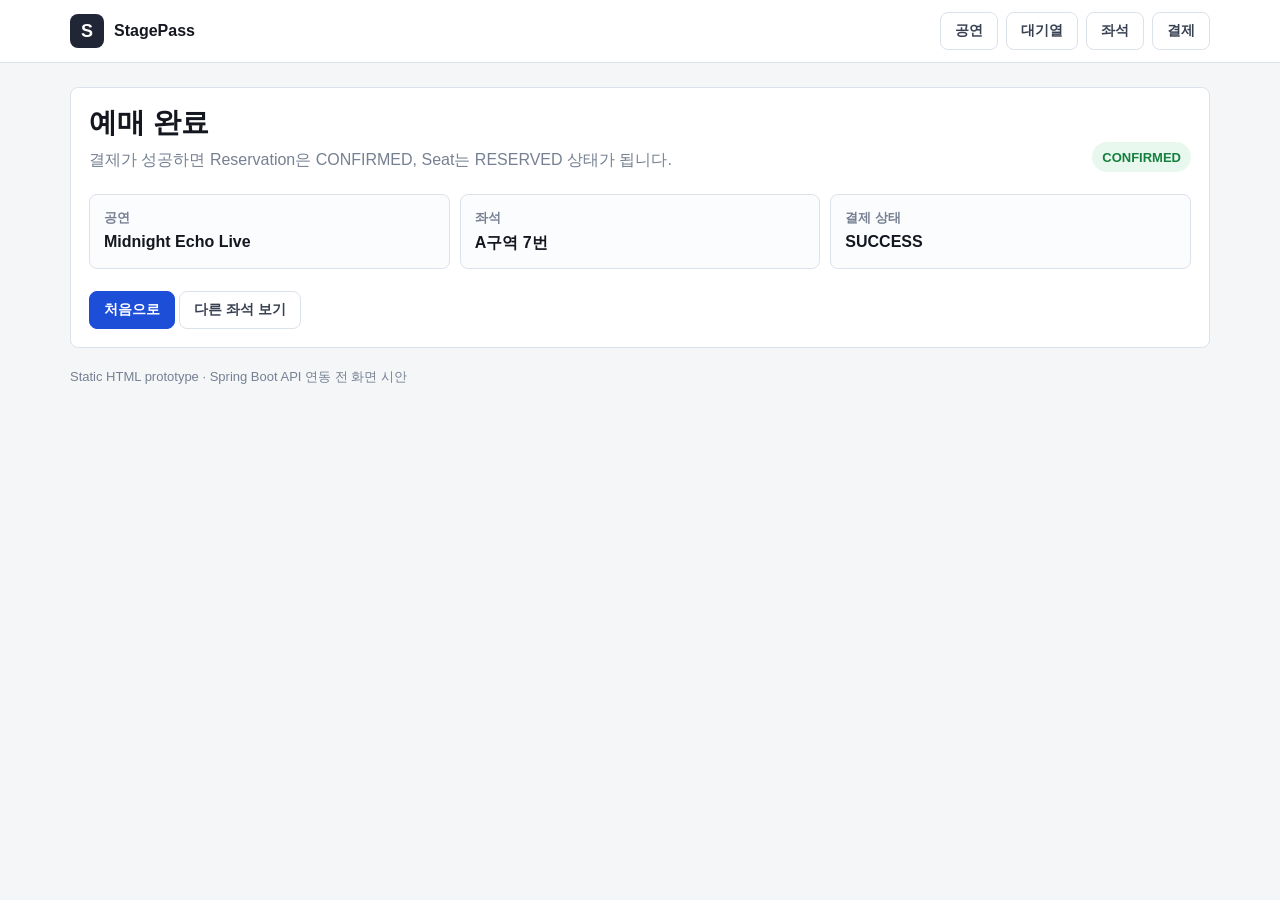
<file: docs/ticketing-site/complete.html>
<!doctype html>
<html lang="ko">
<head>
  <meta charset="utf-8">
  <meta name="viewport" content="width=device-width, initial-scale=1">
  <title>StagePass - 예매 완료</title>
  <link rel="stylesheet" href="styles.css">
</head>
<body>
  <header>
    <nav>
      <a class="brand" href="index.html">
        <span class="mark">S</span>
        <span>StagePass</span>
      </a>
      <div class="nav-links">
        <a href="index.html">공연</a>
        <a href="queue.html">대기열</a>
        <a href="seats.html">좌석</a>
        <a href="payment.html">결제</a>
      </div>
    </nav>
  </header>

  <main>
    <div class="panel">
      <div class="screen-title">
        <div>
          <h2>예매 완료</h2>
          <p class="muted">결제가 성공하면 Reservation은 CONFIRMED, Seat는 RESERVED 상태가 됩니다.</p>
        </div>
        <span class="badge green">CONFIRMED</span>
      </div>
      <div class="info-grid">
        <div class="info">
          <span>공연</span>
          <b>Midnight Echo Live</b>
        </div>
        <div class="info">
          <span>좌석</span>
          <b>A구역 7번</b>
        </div>
        <div class="info">
          <span>결제 상태</span>
          <b>SUCCESS</b>
        </div>
      </div>
      <a class="btn primary" href="index.html">처음으로</a>
      <a class="btn" href="seats.html">다른 좌석 보기</a>
    </div>
    <footer>Static HTML prototype · Spring Boot API 연동 전 화면 시안</footer>
  </main>
</body>
</html>
</file>
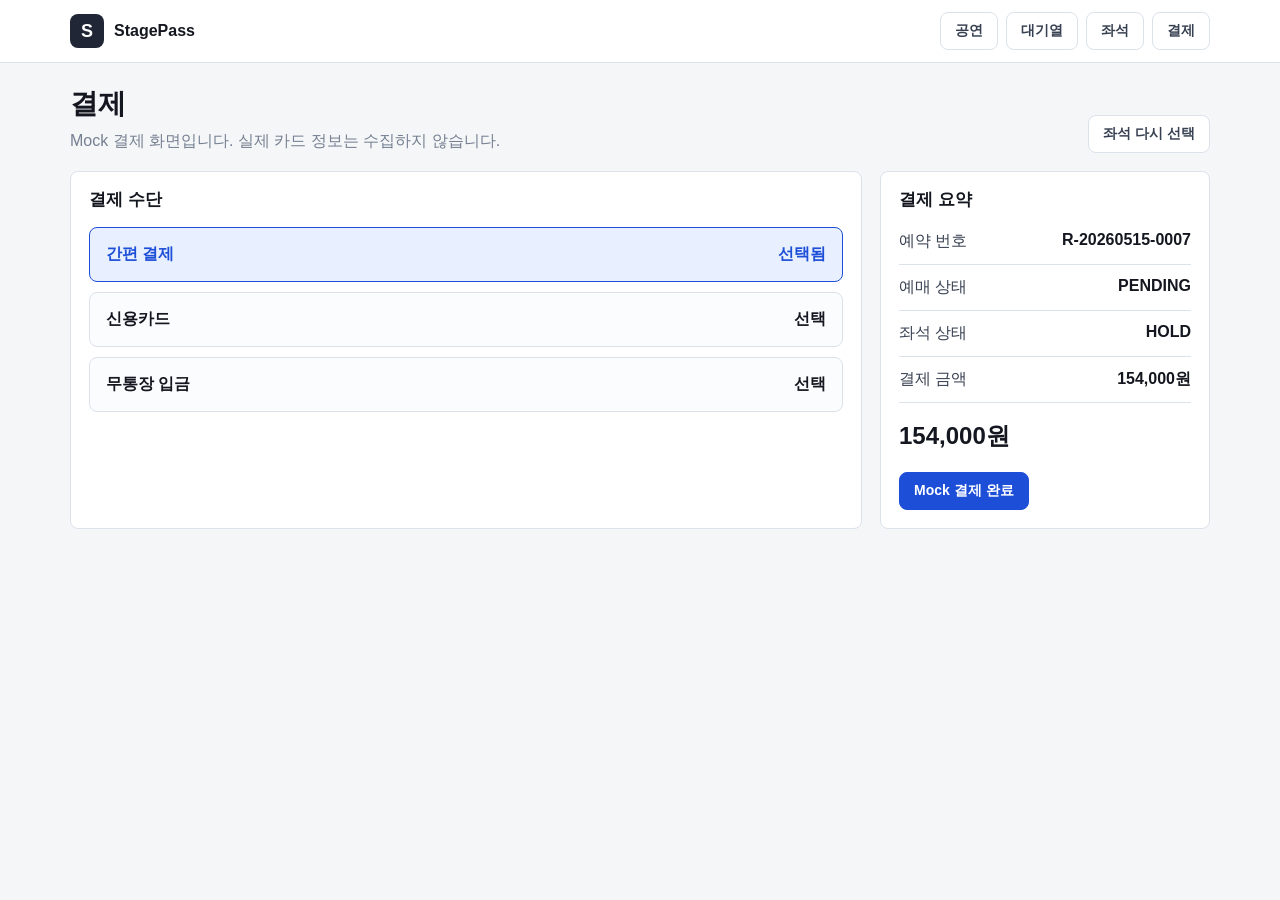
<file: docs/ticketing-site/payment.html>
<!doctype html>
<html lang="ko">
<head>
  <meta charset="utf-8">
  <meta name="viewport" content="width=device-width, initial-scale=1">
  <title>StagePass - 결제</title>
  <link rel="stylesheet" href="styles.css">
</head>
<body>
  <header>
    <nav>
      <a class="brand" href="index.html">
        <span class="mark">S</span>
        <span>StagePass</span>
      </a>
      <div class="nav-links">
        <a href="index.html">공연</a>
        <a href="queue.html">대기열</a>
        <a href="seats.html">좌석</a>
        <a href="payment.html">결제</a>
      </div>
    </nav>
  </header>

  <main>
    <div class="screen-title">
      <div>
        <h2>결제</h2>
        <p class="muted">Mock 결제 화면입니다. 실제 카드 정보는 수집하지 않습니다.</p>
      </div>
      <a class="btn" href="seats.html">좌석 다시 선택</a>
    </div>

    <div class="pay-grid">
      <div class="panel">
        <h3>결제 수단</h3>
        <div class="pay-method">
          <a class="method selected" href="complete.html">
            <span>간편 결제</span>
            <span>선택됨</span>
          </a>
          <a class="method" href="complete.html">
            <span>신용카드</span>
            <span>선택</span>
          </a>
          <a class="method" href="complete.html">
            <span>무통장 입금</span>
            <span>선택</span>
          </a>
        </div>
      </div>

      <aside class="panel">
        <h3>결제 요약</h3>
        <div class="summary-row">
          <span>예약 번호</span>
          <b>R-20260515-0007</b>
        </div>
        <div class="summary-row">
          <span>예매 상태</span>
          <b>PENDING</b>
        </div>
        <div class="summary-row">
          <span>좌석 상태</span>
          <b>HOLD</b>
        </div>
        <div class="summary-row">
          <span>결제 금액</span>
          <b>154,000원</b>
        </div>
        <p class="total">154,000원</p>
        <div style="margin-top: 18px;">
          <a class="btn primary" href="complete.html">Mock 결제 완료</a>
        </div>
      </aside>
    </div>
  </main>
</body>
</html>
</file>
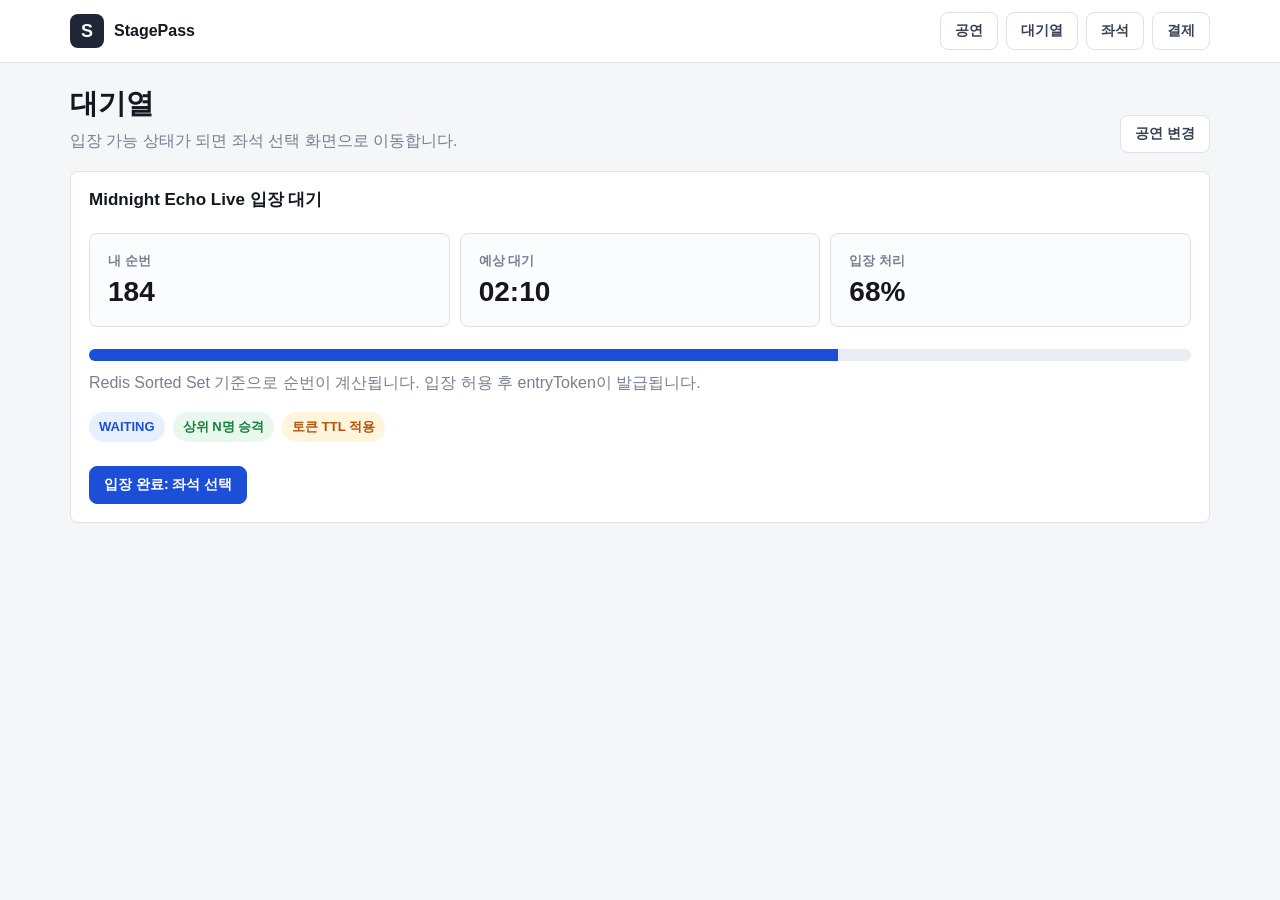
<file: docs/ticketing-site/queue.html>
<!doctype html>
<html lang="ko">
<head>
  <meta charset="utf-8">
  <meta name="viewport" content="width=device-width, initial-scale=1">
  <title>StagePass - 대기열</title>
  <link rel="stylesheet" href="styles.css">
</head>
<body>
  <header>
    <nav>
      <a class="brand" href="index.html">
        <span class="mark">S</span>
        <span>StagePass</span>
      </a>
      <div class="nav-links">
        <a href="index.html">공연</a>
        <a href="queue.html">대기열</a>
        <a href="seats.html">좌석</a>
        <a href="payment.html">결제</a>
      </div>
    </nav>
  </header>

  <main>
    <div class="screen-title">
      <div>
        <h2>대기열</h2>
        <p class="muted">입장 가능 상태가 되면 좌석 선택 화면으로 이동합니다.</p>
      </div>
      <a class="btn" href="index.html">공연 변경</a>
    </div>

    <div class="panel">
      <h3>Midnight Echo Live 입장 대기</h3>
      <div class="queue-box">
        <div class="metric">
          <span>내 순번</span>
          <b>184</b>
        </div>
        <div class="metric">
          <span>예상 대기</span>
          <b>02:10</b>
        </div>
        <div class="metric">
          <span>입장 처리</span>
          <b>68%</b>
        </div>
      </div>
      <div class="progress"><span></span></div>
      <p class="muted">Redis Sorted Set 기준으로 순번이 계산됩니다. 입장 허용 후 entryToken이 발급됩니다.</p>
      <div class="status-row">
        <span class="badge blue">WAITING</span>
        <span class="badge green">상위 N명 승격</span>
        <span class="badge amber">토큰 TTL 적용</span>
      </div>
      <div style="margin-top: 24px;">
        <a class="btn primary" href="seats.html">입장 완료: 좌석 선택</a>
      </div>
    </div>
  </main>
</body>
</html>
</file>
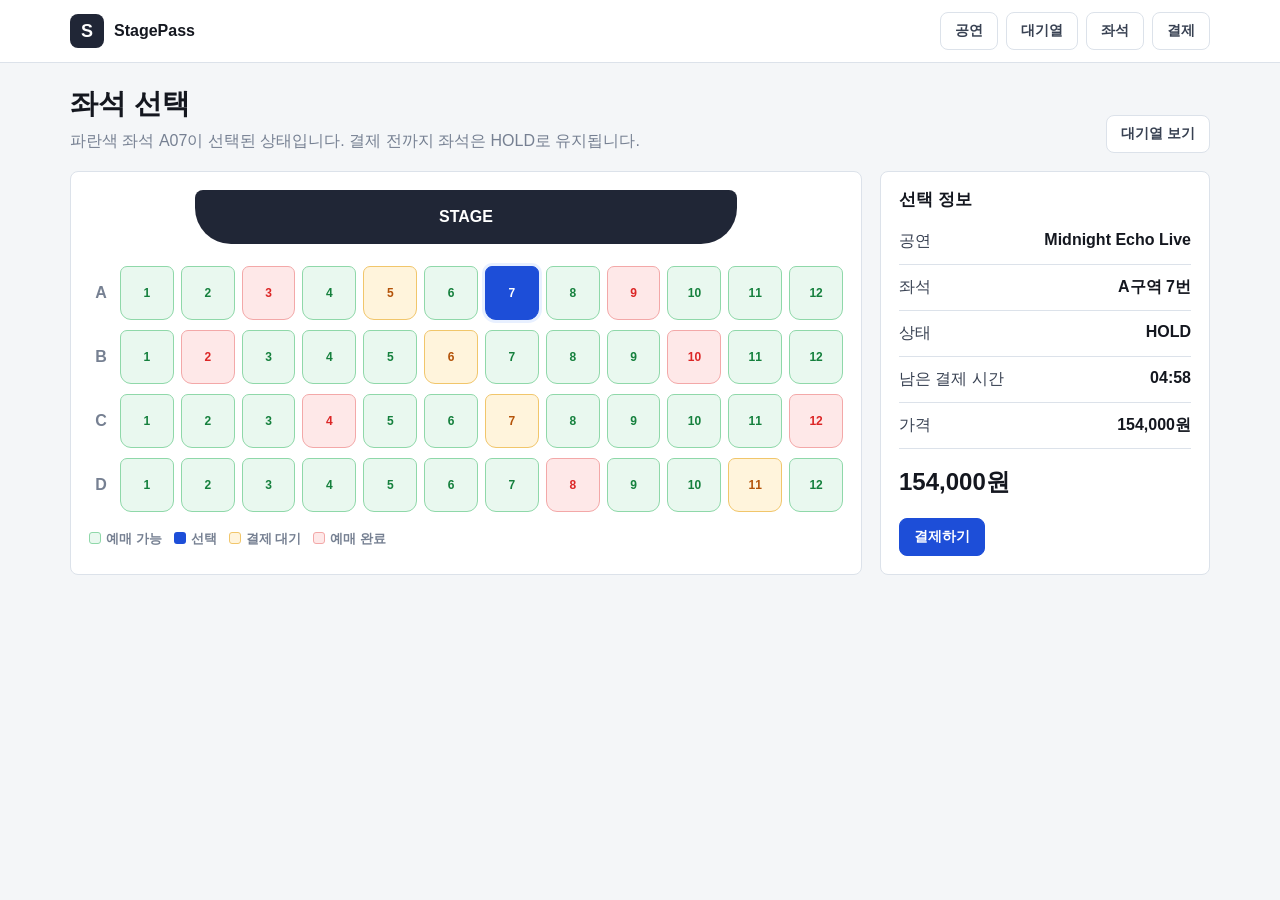
<file: docs/ticketing-site/seats.html>
<!doctype html>
<html lang="ko">
<head>
  <meta charset="utf-8">
  <meta name="viewport" content="width=device-width, initial-scale=1">
  <title>StagePass - 좌석 선택</title>
  <link rel="stylesheet" href="styles.css">
</head>
<body>
  <header>
    <nav>
      <a class="brand" href="index.html">
        <span class="mark">S</span>
        <span>StagePass</span>
      </a>
      <div class="nav-links">
        <a href="index.html">공연</a>
        <a href="queue.html">대기열</a>
        <a href="seats.html">좌석</a>
        <a href="payment.html">결제</a>
      </div>
    </nav>
  </header>

  <main>
    <div class="screen-title">
      <div>
        <h2>좌석 선택</h2>
        <p class="muted">파란색 좌석 A07이 선택된 상태입니다. 결제 전까지 좌석은 HOLD로 유지됩니다.</p>
      </div>
      <a class="btn" href="queue.html">대기열 보기</a>
    </div>

    <div class="layout">
      <div class="panel">
        <div class="stage">STAGE</div>
        <div class="seat-map">
          <div class="seat-row">
            <span class="row-label">A</span>
            <a class="seat available" href="payment.html">1</a>
            <a class="seat available" href="payment.html">2</a>
            <span class="seat reserved">3</span>
            <a class="seat available" href="payment.html">4</a>
            <span class="seat hold">5</span>
            <a class="seat available" href="payment.html">6</a>
            <a class="seat selected" href="payment.html">7</a>
            <a class="seat available" href="payment.html">8</a>
            <span class="seat reserved">9</span>
            <a class="seat available" href="payment.html">10</a>
            <a class="seat available" href="payment.html">11</a>
            <a class="seat available" href="payment.html">12</a>
          </div>
          <div class="seat-row">
            <span class="row-label">B</span>
            <a class="seat available" href="payment.html">1</a>
            <span class="seat reserved">2</span>
            <a class="seat available" href="payment.html">3</a>
            <a class="seat available" href="payment.html">4</a>
            <a class="seat available" href="payment.html">5</a>
            <span class="seat hold">6</span>
            <a class="seat available" href="payment.html">7</a>
            <a class="seat available" href="payment.html">8</a>
            <a class="seat available" href="payment.html">9</a>
            <span class="seat reserved">10</span>
            <a class="seat available" href="payment.html">11</a>
            <a class="seat available" href="payment.html">12</a>
          </div>
          <div class="seat-row">
            <span class="row-label">C</span>
            <a class="seat available" href="payment.html">1</a>
            <a class="seat available" href="payment.html">2</a>
            <a class="seat available" href="payment.html">3</a>
            <span class="seat reserved">4</span>
            <a class="seat available" href="payment.html">5</a>
            <a class="seat available" href="payment.html">6</a>
            <span class="seat hold">7</span>
            <a class="seat available" href="payment.html">8</a>
            <a class="seat available" href="payment.html">9</a>
            <a class="seat available" href="payment.html">10</a>
            <a class="seat available" href="payment.html">11</a>
            <span class="seat reserved">12</span>
          </div>
          <div class="seat-row">
            <span class="row-label">D</span>
            <a class="seat available" href="payment.html">1</a>
            <a class="seat available" href="payment.html">2</a>
            <a class="seat available" href="payment.html">3</a>
            <a class="seat available" href="payment.html">4</a>
            <a class="seat available" href="payment.html">5</a>
            <a class="seat available" href="payment.html">6</a>
            <a class="seat available" href="payment.html">7</a>
            <span class="seat reserved">8</span>
            <a class="seat available" href="payment.html">9</a>
            <a class="seat available" href="payment.html">10</a>
            <span class="seat hold">11</span>
            <a class="seat available" href="payment.html">12</a>
          </div>
        </div>
        <div class="legend">
          <span><i style="background: var(--green-soft); border: 1px solid #8fd8a9;"></i>예매 가능</span>
          <span><i style="background: var(--blue);"></i>선택</span>
          <span><i style="background: var(--amber-soft); border: 1px solid #f1c66b;"></i>결제 대기</span>
          <span><i style="background: var(--red-soft); border: 1px solid #f3a8a8;"></i>예매 완료</span>
        </div>
      </div>

      <aside class="panel summary">
        <h3>선택 정보</h3>
        <div class="summary-row">
          <span>공연</span>
          <b>Midnight Echo Live</b>
        </div>
        <div class="summary-row">
          <span>좌석</span>
          <b>A구역 7번</b>
        </div>
        <div class="summary-row">
          <span>상태</span>
          <b>HOLD</b>
        </div>
        <div class="summary-row">
          <span>남은 결제 시간</span>
          <b>04:58</b>
        </div>
        <div class="summary-row">
          <span>가격</span>
          <b>154,000원</b>
        </div>
        <p class="total">154,000원</p>
        <div style="margin-top: 18px;">
          <a class="btn primary" href="payment.html">결제하기</a>
        </div>
      </aside>
    </div>
  </main>
</body>
</html>
</file>
<file: docs/ticketing-site/styles.css>
:root {
  --bg: #f4f6f8;
  --surface: #ffffff;
  --ink: #14171f;
  --text: #384152;
  --muted: #768092;
  --line: #dce2ea;
  --blue: #1d4ed8;
  --blue-soft: #e8f0ff;
  --green: #15803d;
  --green-soft: #e9f8ef;
  --amber: #b45309;
  --amber-soft: #fff4dc;
  --red: #dc2626;
  --red-soft: #fee8e8;
  --dark: #202636;
}

* {
  box-sizing: border-box;
}

body {
  margin: 0;
  font-family: Arial, "Noto Sans KR", sans-serif;
  background: var(--bg);
  color: var(--text);
}

header {
  border-bottom: 1px solid var(--line);
  background: #fff;
}

nav {
  max-width: 1180px;
  margin: 0 auto;
  padding: 12px 20px;
  display: flex;
  justify-content: space-between;
  align-items: center;
  gap: 18px;
  flex-wrap: wrap;
}

a {
  color: inherit;
  text-decoration: none;
}

.brand {
  display: flex;
  gap: 10px;
  align-items: center;
  color: var(--ink);
  font-weight: 800;
}

.mark {
  width: 34px;
  height: 34px;
  display: grid;
  place-items: center;
  border-radius: 8px;
  background: var(--dark);
  color: white;
  font-size: 18px;
}

.nav-links {
  display: flex;
  gap: 8px;
  flex-wrap: wrap;
}

.nav-links a,
.btn {
  display: inline-flex;
  align-items: center;
  justify-content: center;
  min-height: 38px;
  padding: 0 14px;
  border: 1px solid var(--line);
  border-radius: 8px;
  background: white;
  color: var(--text);
  font-size: 14px;
  font-weight: 700;
}

.btn.primary {
  border-color: var(--blue);
  background: var(--blue);
  color: white;
}

main {
  max-width: 1180px;
  margin: 0 auto;
  padding: 24px 20px 56px;
}

.app-shell {
  display: grid;
  grid-template-columns: 280px 1fr;
  gap: 18px;
  align-items: start;
}

.panel,
.card {
  border: 1px solid var(--line);
  border-radius: 8px;
  background: var(--surface);
}

.panel {
  padding: 18px;
}

h1,
h2,
h3 {
  margin: 0;
  color: var(--ink);
  line-height: 1.2;
}

h1 {
  font-size: 34px;
}

h2 {
  font-size: 28px;
  margin-bottom: 8px;
}

h3 {
  font-size: 17px;
  margin-bottom: 8px;
}

p {
  margin: 0;
  line-height: 1.55;
}

.muted {
  color: var(--muted);
}

.screen-title {
  margin-bottom: 18px;
  display: flex;
  align-items: end;
  justify-content: space-between;
  gap: 16px;
}

.concert-list {
  display: grid;
  gap: 10px;
  margin-top: 14px;
}

.mini-concert {
  padding: 12px;
  border: 1px solid var(--line);
  border-radius: 8px;
  background: #fbfcfe;
}

.mini-concert strong {
  display: block;
  color: var(--ink);
  margin-bottom: 4px;
}

.featured {
  min-height: 520px;
  display: grid;
  grid-template-columns: minmax(240px, 360px) 1fr;
  overflow: hidden;
}

.poster {
  position: relative;
  min-height: 520px;
  background:
    radial-gradient(circle at 50% 30%, rgba(255, 255, 255, 0.95), rgba(255, 255, 255, 0) 18%),
    linear-gradient(145deg, #121827 0%, #26324d 42%, #a93f35 100%);
  color: white;
  padding: 26px;
  display: flex;
  flex-direction: column;
  justify-content: space-between;
}

.poster::before {
  content: "";
  position: absolute;
  left: 12%;
  right: 12%;
  bottom: 104px;
  height: 160px;
  border-radius: 140px 140px 8px 8px;
  border: 2px solid rgba(255, 255, 255, 0.38);
  background:
    linear-gradient(90deg, rgba(255, 255, 255, 0.18) 1px, transparent 1px),
    linear-gradient(rgba(255, 255, 255, 0.12) 1px, transparent 1px);
  background-size: 28px 28px;
}

.poster-title,
.poster-meta {
  position: relative;
}

.poster-title span {
  display: block;
  margin-bottom: 10px;
  font-size: 13px;
  font-weight: 800;
  opacity: 0.82;
}

.poster-title b {
  display: block;
  font-size: 42px;
  line-height: 1.03;
}

.poster-meta {
  display: grid;
  gap: 8px;
  font-weight: 700;
}

.feature-body {
  padding: 28px;
  display: grid;
  align-content: space-between;
  gap: 28px;
}

.info-grid,
.queue-box {
  display: grid;
  grid-template-columns: repeat(3, 1fr);
  gap: 10px;
  margin: 22px 0;
}

.info,
.metric {
  padding: 14px;
  border: 1px solid var(--line);
  border-radius: 8px;
  background: #fbfcfe;
}

.metric {
  padding: 18px;
}

.info span,
.metric span {
  display: block;
  margin-bottom: 6px;
  color: var(--muted);
  font-size: 13px;
  font-weight: 700;
}

.info b,
.metric b {
  color: var(--ink);
}

.metric b {
  font-size: 28px;
}

.status-row {
  display: flex;
  flex-wrap: wrap;
  gap: 8px;
  margin-top: 16px;
}

.badge {
  display: inline-flex;
  align-items: center;
  min-height: 30px;
  padding: 0 10px;
  border-radius: 999px;
  font-size: 13px;
  font-weight: 800;
}

.badge.green {
  background: var(--green-soft);
  color: var(--green);
}

.badge.amber {
  background: var(--amber-soft);
  color: var(--amber);
}

.badge.blue {
  background: var(--blue-soft);
  color: var(--blue);
}

.progress {
  height: 12px;
  border-radius: 99px;
  background: #e8edf4;
  overflow: hidden;
  margin: 22px 0 10px;
}

.progress span {
  display: block;
  height: 100%;
  width: 68%;
  background: var(--blue);
}

.layout,
.pay-grid {
  display: grid;
  grid-template-columns: 1fr 330px;
  gap: 18px;
}

.stage {
  width: 72%;
  min-height: 54px;
  margin: 0 auto 22px;
  border-radius: 8px 8px 36px 36px;
  background: var(--dark);
  color: white;
  display: grid;
  place-items: center;
  font-weight: 800;
}

.seat-map {
  display: grid;
  gap: 10px;
  justify-items: center;
}

.seat-row {
  display: grid;
  grid-template-columns: 24px repeat(12, 1fr);
  gap: 7px;
  width: 100%;
  align-items: center;
}

.row-label {
  font-weight: 800;
  color: var(--muted);
  text-align: center;
}

.seat {
  aspect-ratio: 1;
  min-width: 28px;
  border-radius: 7px 7px 11px 11px;
  border: 1px solid #b7c5d8;
  background: #f8fafc;
  color: var(--text);
  font-size: 12px;
  font-weight: 800;
  display: grid;
  place-items: center;
}

.seat.available {
  background: var(--green-soft);
  border-color: #8fd8a9;
  color: var(--green);
}

.seat.hold {
  background: var(--amber-soft);
  border-color: #f1c66b;
  color: var(--amber);
}

.seat.reserved {
  background: var(--red-soft);
  border-color: #f3a8a8;
  color: var(--red);
}

.seat.selected {
  background: var(--blue);
  border-color: var(--blue);
  color: white;
  box-shadow: 0 0 0 3px var(--blue-soft);
}

.legend {
  display: flex;
  gap: 12px;
  flex-wrap: wrap;
  margin-top: 18px;
  color: var(--muted);
  font-size: 13px;
  font-weight: 700;
}

.legend i {
  display: inline-block;
  width: 12px;
  height: 12px;
  margin-right: 5px;
  border-radius: 3px;
  vertical-align: -1px;
}

.summary {
  position: sticky;
  top: 20px;
}

.summary-row {
  display: flex;
  justify-content: space-between;
  gap: 12px;
  padding: 12px 0;
  border-bottom: 1px solid var(--line);
}

.summary-row b {
  color: var(--ink);
}

.total {
  margin-top: 14px;
  font-size: 24px;
  color: var(--ink);
  font-weight: 900;
}

.pay-method {
  display: grid;
  gap: 10px;
  margin-top: 16px;
}

.method {
  padding: 16px;
  border: 1px solid var(--line);
  border-radius: 8px;
  background: #fbfcfe;
  display: flex;
  justify-content: space-between;
  align-items: center;
  font-weight: 800;
  color: var(--ink);
}

.method.selected {
  border-color: var(--blue);
  background: var(--blue-soft);
  color: var(--blue);
}

footer {
  padding: 20px 0 0;
  color: var(--muted);
  font-size: 13px;
}

@media (max-width: 920px) {
  .app-shell,
  .featured,
  .layout,
  .pay-grid {
    grid-template-columns: 1fr;
  }

  .poster {
    min-height: 360px;
  }

  .queue-box,
  .info-grid {
    grid-template-columns: 1fr;
  }

  .summary {
    position: static;
  }
}

@media (max-width: 560px) {
  main {
    padding-left: 12px;
    padding-right: 12px;
  }

  h1 {
    font-size: 28px;
  }

  .screen-title {
    align-items: start;
    flex-direction: column;
  }

  .seat-row {
    grid-template-columns: 20px repeat(6, 1fr);
  }

  .seat-row .seat:nth-child(n+8) {
    display: none;
  }
}
</file>
